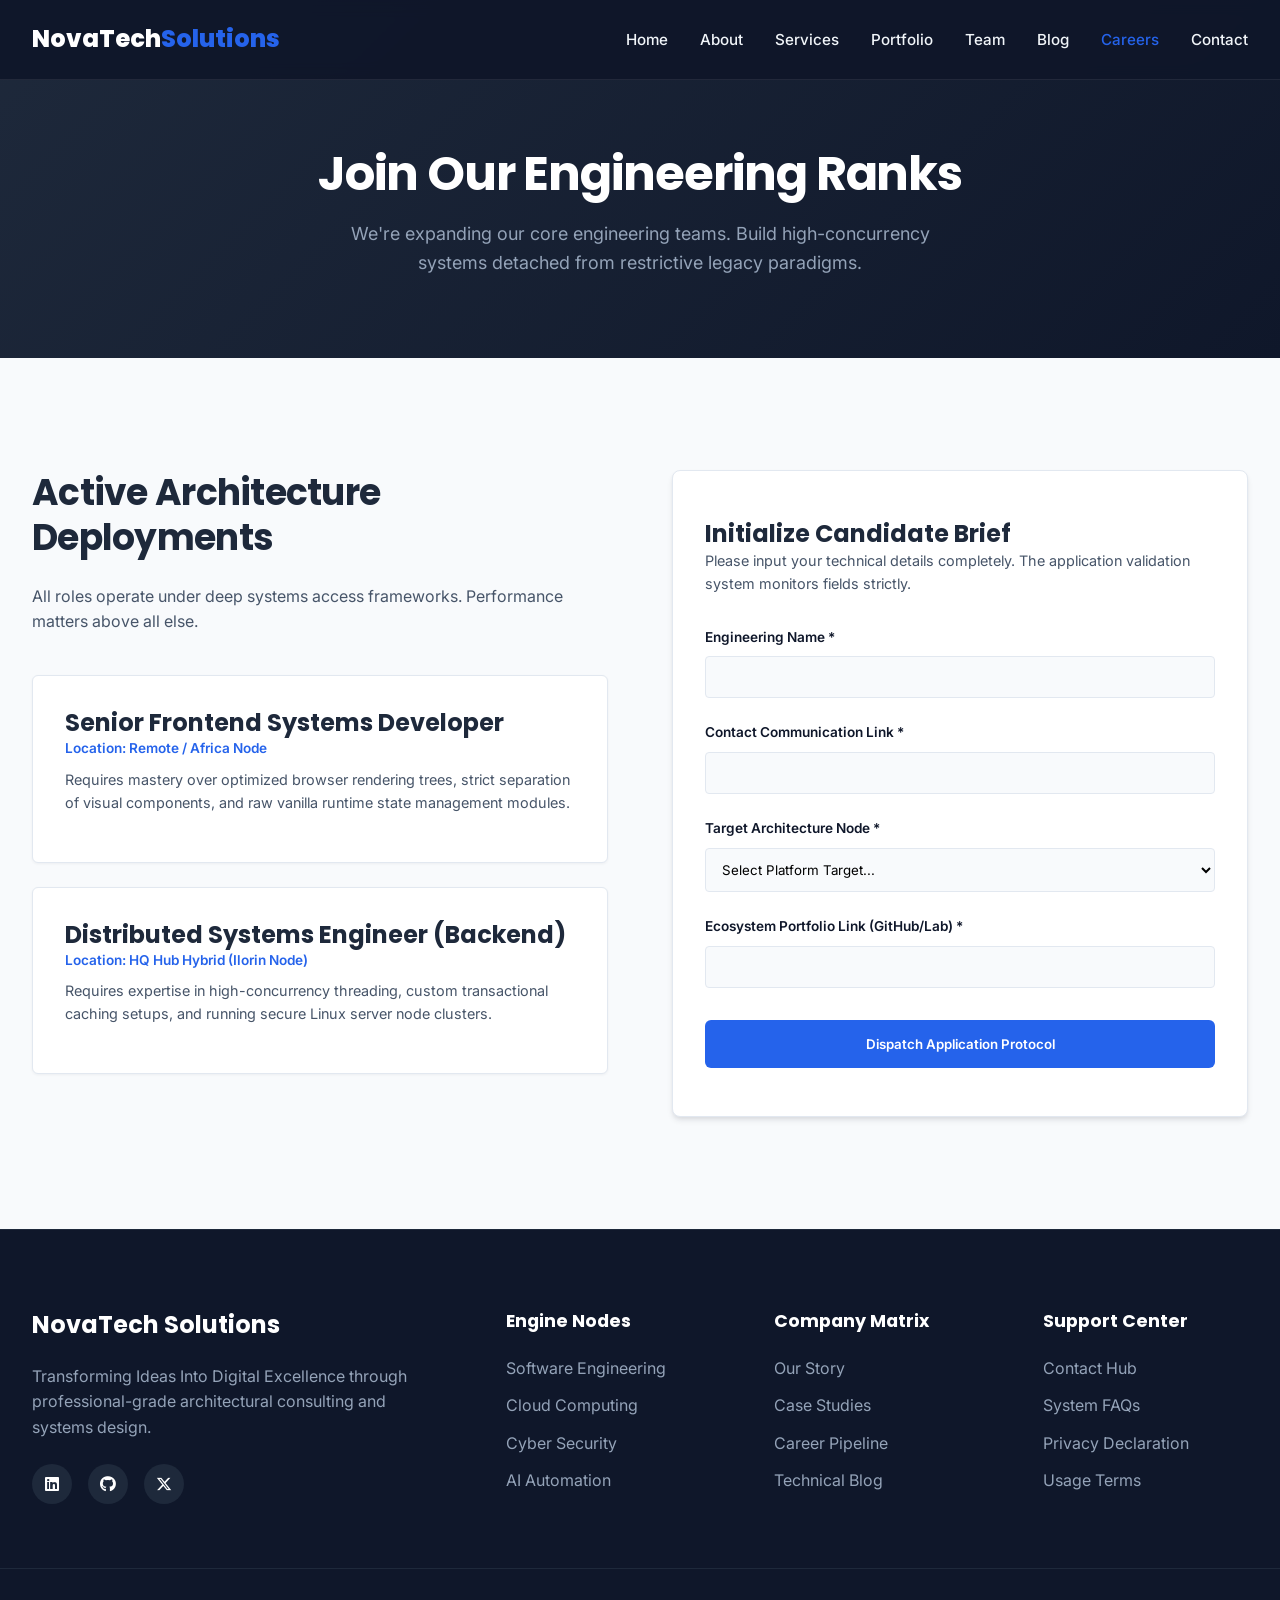
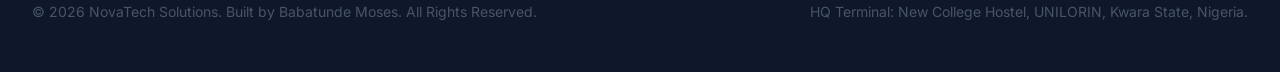
<file: careers.html>
<!DOCTYPE html>
<html lang="en">
<head>
    <meta charset="UTF-8">
    <meta name="viewport" content="width=device-width, initial-scale=1.0, maximum-scale=1.0, user-scalable=no">
    <title>Engineering Pipeline & Careers | NovaTech Solutions</title>
    <link rel="stylesheet" href="https://cdnjs.cloudflare.com/ajax/libs/font-awesome/6.4.0/css/all.min.css">
    <link rel="stylesheet" href="css/style.css">
    <link rel="stylesheet" href="css/responsive.css">
</head>
<body>

    <div id="page-loader" class="page-loader"><div class="spinner"></div></div>

    <!-- Global Navigation Header -->
    <header class="header-nav">
        <div class="container nav-container">
            <a href="index.html" class="logo-brand">NovaTech<span>Solutions</span></a>
            <button class="nav-toggle" aria-label="Toggle Navigation"><span></span><span></span><span></span></button>
            <nav>
                <ul class="nav-menu">
                    <li><a href="index.html" class="nav-link">Home</a></li>
                    <li><a href="about.html" class="nav-link">About</a></li>
                    <li><a href="services.html" class="nav-link">Services</a></li>
                    <li><a href="portfolio.html" class="nav-link">Portfolio</a></li>
                    <li><a href="team.html" class="nav-link">Team</a></li>
                    <li><a href="blog.html" class="nav-link">Blog</a></li>
                    <li><a href="careers.html" class="nav-link active">Careers</a></li>
                    <li><a href="contact.html" class="nav-link">Contact</a></li>
                </ul>
            </nav>
        </div>
    </header>

    <!-- FIXED: Explicit text colors set to #ffffff & #94A3B8 for full visibility on mobile viewports -->
    <section class="inner-hero" style="background: linear-gradient(135deg, #1E293B 0%, #0F172A 100%); padding: calc(var(--header-height) + 4rem) 0 5rem 0; color: #ffffff; text-align: center;">
        <div class="container">
            <h1 style="color: #ffffff; margin-bottom: 1rem;">Join Our Engineering Ranks</h1>
            <p style="color: #94A3B8; font-size: 1.125rem; max-width: 600px; margin: 0 auto;">We're expanding our core engineering teams. Build high-concurrency systems detached from restrictive legacy paradigms.</p>
        </div>
    </section>

    <!-- Structural Careers Operations Grid Layout -->
    <section class="section-padding">
        <div class="container hero-grid-layout" style="gap: 4rem; align-items: start;">
            
            <!-- Open Roles Listings -->
            <div>
                <h2>Active Architecture Deployments</h2>
                <p style="margin-bottom: 2.5rem;">All roles operate under deep systems access frameworks. Performance matters above all else.</p>
                
                <div style="background: var(--surface); padding: 2rem; border-radius: 6px; box-shadow: var(--shadow-sm); margin-bottom: 1.5rem; border: 1px solid var(--border);">
                    <h3>Senior Frontend Systems Developer</h3>
                    <p style="font-size: 0.85rem; color: var(--primary); font-weight: 600; margin-bottom: 0.5rem;">Location: Remote / Africa Node</p>
                    <p style="font-size: 0.9rem;">Requires mastery over optimized browser rendering trees, strict separation of visual components, and raw vanilla runtime state management modules.</p>
                </div>

                <div style="background: var(--surface); padding: 2rem; border-radius: 6px; box-shadow: var(--shadow-sm); margin-bottom: 1.5rem; border: 1px solid var(--border);">
                    <h3>Distributed Systems Engineer (Backend)</h3>
                    <p style="font-size: 0.85rem; color: var(--primary); font-weight: 600; margin-bottom: 0.5rem;">Location: HQ Hub Hybrid (Ilorin Node)</p>
                    <p style="font-size: 0.9rem;">Requires expertise in high-concurrency threading, custom transactional caching setups, and running secure Linux server node clusters.</p>
                </div>
            </div>

            <!-- Talent Application Form -->
            <div style="background: var(--surface); padding: 3rem 2rem; border-radius: 8px; box-shadow: var(--shadow-md); width: 100%; border: 1px solid var(--border);">
                <h3>Initialize Candidate Brief</h3>
                <p style="font-size: 0.9rem; margin-bottom: 2rem;">Please input your technical details completely. The application validation system monitors fields strictly.</p>
                
                <form class="validated-form" novalidate>
                    <div style="margin-bottom: 1.5rem;">
                        <label style="display: block; font-weight: 600; font-size: 0.85rem; margin-bottom: 0.5rem;">Engineering Name *</label>
                        <input type="text" required style="width: 100%; padding: 0.75rem; border: 1px solid var(--border); border-radius: 4px; background: var(--background);">
                    </div>
                    <div style="margin-bottom: 1.5rem;">
                        <label style="display: block; font-weight: 600; font-size: 0.85rem; margin-bottom: 0.5rem;">Contact Communication Link *</label>
                        <input type="email" required style="width: 100%; padding: 0.75rem; border: 1px solid var(--border); border-radius: 4px; background: var(--background);">
                    </div>
                    <div style="margin-bottom: 1.5rem;">
                        <label style="display: block; font-weight: 600; font-size: 0.85rem; margin-bottom: 0.5rem;">Target Architecture Node *</label>
                        <select required style="width: 100%; padding: 0.75rem; border: 1px solid var(--border); border-radius: 4px; background: var(--background);">
                            <option value="">Select Platform Target...</option>
                            <option value="frontend">Frontend Systems</option>
                            <option value="backend">Distributed Backend Nodes</option>
                            <option value="cyber">Zero-Trust Cyber Operations</option>
                        </select>
                    </div>
                    <div style="margin-bottom: 2rem;">
                        <label style="display: block; font-weight: 600; font-size: 0.85rem; margin-bottom: 0.5rem;">Ecosystem Portfolio Link (GitHub/Lab) *</label>
                        <input type="url" required style="width: 100%; padding: 0.75rem; border: 1px solid var(--border); border-radius: 4px; background: var(--background);">
                    </div>
                    <button type="submit" class="btn btn-primary" style="width: 100%;">Dispatch Application Protocol</button>
                </form>
            </div>

        </div>
    </section>

    <!-- Global Corporate Footer -->
    <footer class="footer-main">
        <div class="container footer-grid">
            <div class="footer-brand-info">
                <h3>NovaTech Solutions</h3>
                <p>Transforming Ideas Into Digital Excellence through professional-grade architectural consulting and systems design.</p>
                <div class="footer-socials">
                    <a href="https://linkedin.com/in/babatunde-moses-386583355" target="_blank"><i class="fa-brands fa-linkedin"></i></a>
                    <a href="https://github.com/Mayor-spec" target="_blank"><i class="fa-brands fa-github"></i></a>
                    <a href="https://x.com/mayowa_tech" target="_blank"><i class="fa-brands fa-x-twitter"></i></a>
                </div>
            </div>
            <div class="footer-links-col">
                <h4>Engine Nodes</h4>
                <ul>
                    <li><a href="services.html">Software Engineering</a></li>
                    <li><a href="services.html">Cloud Computing</a></li>
                    <li><a href="services.html">Cyber Security</a></li>
                    <li><a href="services.html">AI Automation</a></li>
                </ul>
            </div>
            <div class="footer-links-col">
                <h4>Company Matrix</h4>
                <ul>
                    <li><a href="about.html">Our Story</a></li>
                    <li><a href="portfolio.html">Case Studies</a></li>
                    <li><a href="careers.html">Career Pipeline</a></li>
                    <li><a href="blog.html">Technical Blog</a></li>
                </ul>
            </div>
            <div class="footer-links-col">
                <h4>Support Center</h4>
                <ul>
                    <li><a href="contact.html">Contact Hub</a></li>
                    <li><a href="faq.html">System FAQs</a></li>
                    <li><a href="privacy.html">Privacy Declaration</a></li>
                    <li><a href="terms.html">Usage Terms</a></li>
                </ul>
            </div>
        </div>
        <div class="container footer-bottom">
            <p>&copy; 2026 NovaTech Solutions. Built by Babatunde Moses. All Rights Reserved.</p>
            <p>HQ Terminal: New College Hostel, UNILORIN, Kwara State, Nigeria.</p>
        </div>
    </footer>

    <button id="backToTop" class="back-to-top" aria-label="Scroll to top"><i class="fa-solid fa-arrow-up"></i></button>
    <script src="js/script.js"></script>
</body>
</html>
</file>
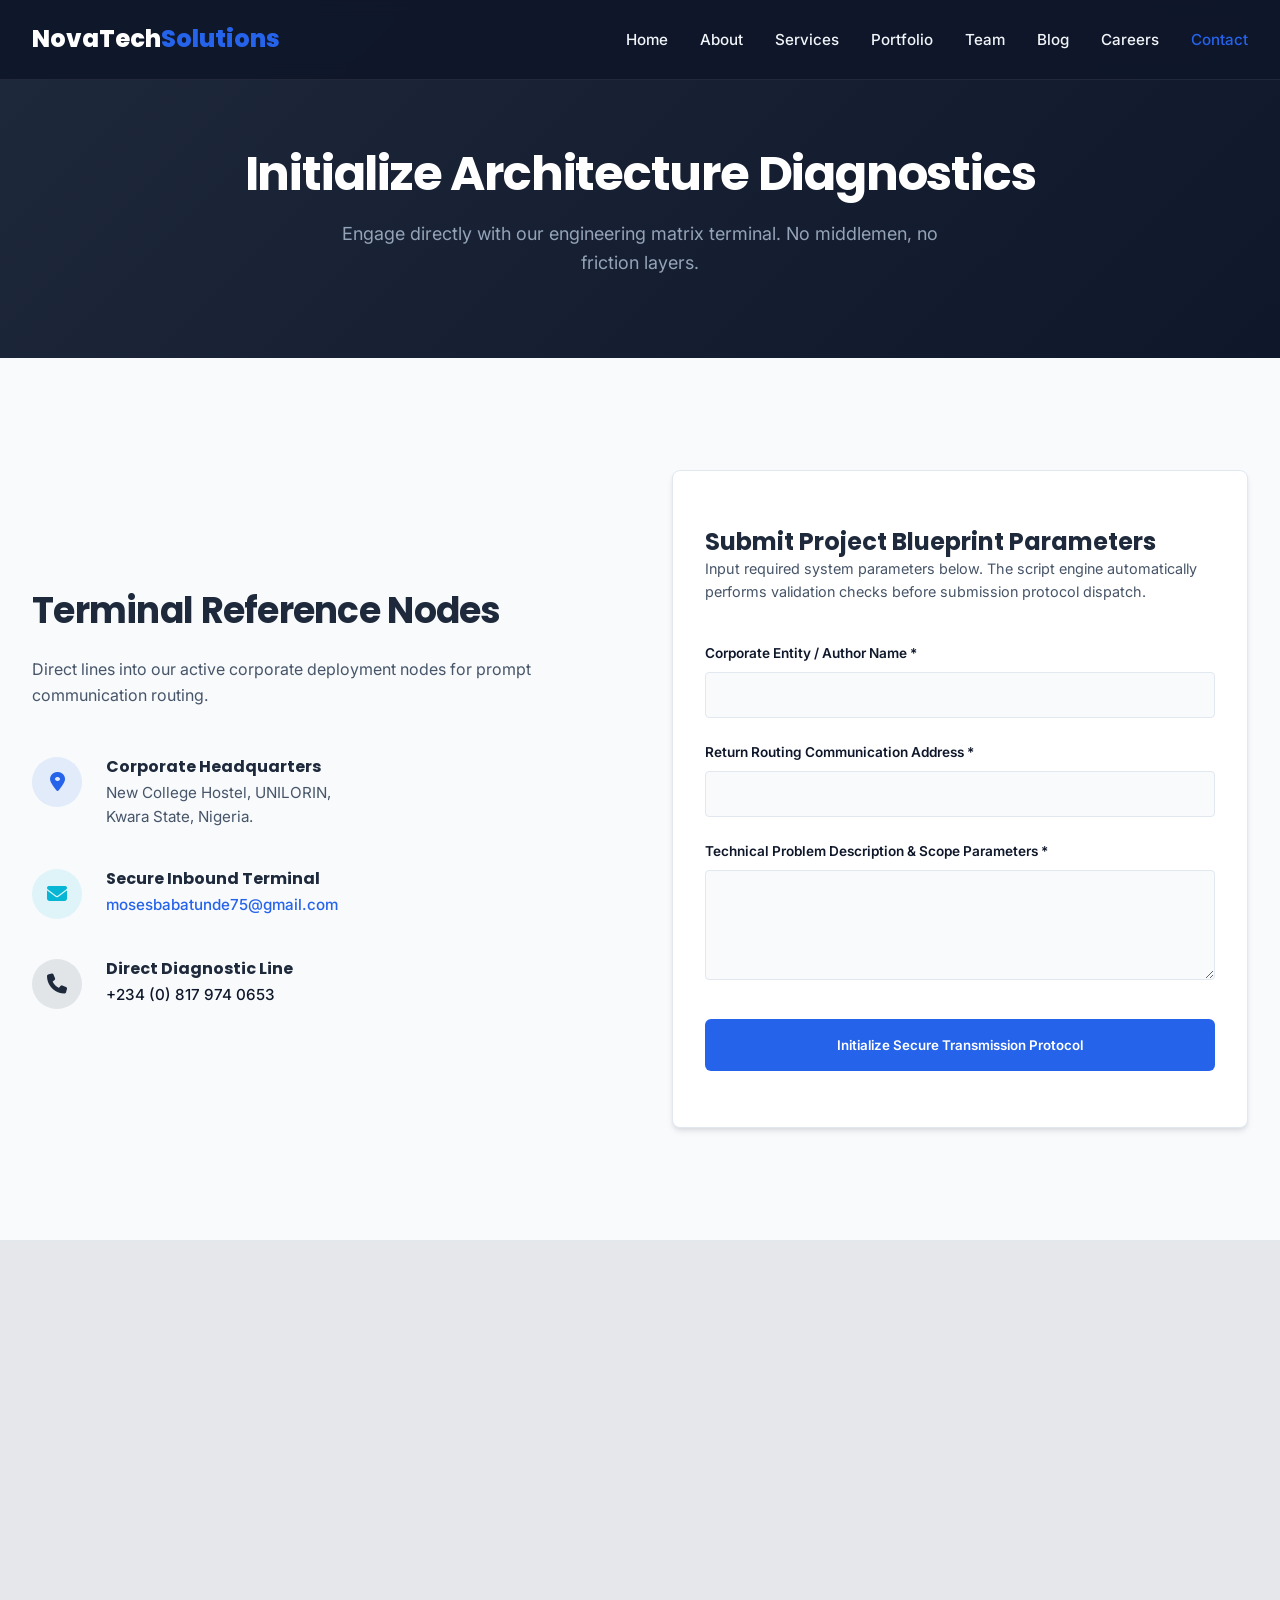
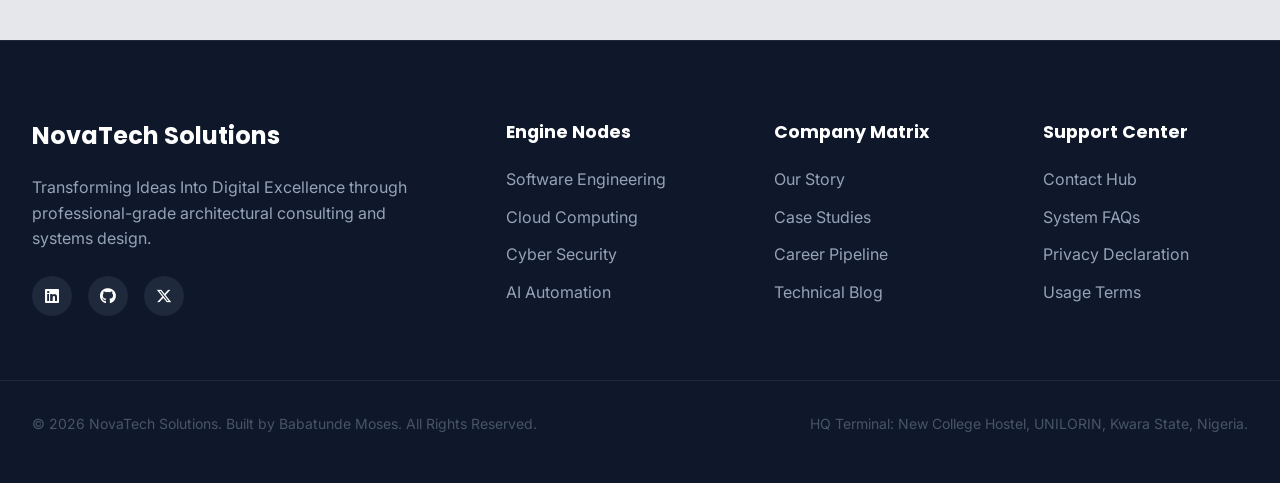
<file: contact.html>
<!DOCTYPE html>
<html lang="en">
<head>
    <meta charset="UTF-8">
    <meta name="viewport" content="width=device-width, initial-scale=1.0, maximum-scale=1.0, user-scalable=no">
    <title>Connect with Solutions Architects | NovaTech Solutions</title>
    <link rel="stylesheet" href="https://cdnjs.cloudflare.com/ajax/libs/font-awesome/6.4.0/css/all.min.css">
    <link rel="stylesheet" href="css/style.css">
    <link rel="stylesheet" href="css/responsive.css">
</head>
<body>

    <!-- Dynamic Page Loader -->
    <div id="page-loader" class="page-loader"><div class="spinner"></div></div>

    <!-- Global Navigation Header -->
    <header class="header-nav">
        <div class="container nav-container">
            <a href="index.html" class="logo-brand">NovaTech<span>Solutions</span></a>
            <button class="nav-toggle" aria-label="Toggle Navigation"><span></span><span></span><span></span></button>
            <nav>
                <ul class="nav-menu">
                    <li><a href="index.html" class="nav-link">Home</a></li>
                    <li><a href="about.html" class="nav-link">About</a></li>
                    <li><a href="services.html" class="nav-link">Services</a></li>
                    <li><a href="portfolio.html" class="nav-link">Portfolio</a></li>
                    <li><a href="team.html" class="nav-link">Team</a></li>
                    <li><a href="blog.html" class="nav-link">Blog</a></li>
                    <li><a href="careers.html" class="nav-link">Careers</a></li>
                    <li><a href="contact.html" class="nav-link active">Contact</a></li>
                </ul>
            </nav>
        </div>
    </header>

    <!-- FIXED: Text elements forced to high-contrast colors to ensure absolute readability on the dark background -->
    <section class="inner-hero" style="background: linear-gradient(135deg, #1E293B 0%, #0F172A 100%); padding: calc(var(--header-height) + 4rem) 0 5rem 0; color: #ffffff; text-align: center;">
        <div class="container">
            <h1 style="color: #ffffff; margin-bottom: 1rem;">Initialize Architecture Diagnostics</h1>
            <p style="color: #94A3B8; font-size: 1.125rem; max-width: 600px; margin: 0 auto;">Engage directly with our engineering matrix terminal. No middlemen, no friction layers.</p>
        </div>
    </section>

    <!-- Structural Communication Matrix Grid Layout -->
    <section class="section-padding">
        <div class="container hero-grid-layout">
            
            <!-- Localized Corporate Contact References -->
            <div>
                <h2>Terminal Reference Nodes</h2>
                <p style="margin-bottom: 3rem;">Direct lines into our active corporate deployment nodes for prompt communication routing.</p>
                
                <div style="display: flex; gap: 1.5rem; margin-bottom: 2.5rem; align-items: start;">
                    <div style="width: 50px; height: 50px; background: rgba(37, 99, 235, 0.1); border-radius: 50%; display: flex; align-items: center; justify-content: center; color: var(--primary); flex-shrink: 0;"><i class="fa-solid fa-location-dot" style="font-size: 1.25rem;"></i></div>
                    <div>
                        <h4 style="margin-bottom: 0.25rem;">Corporate Headquarters</h4>
                        <p style="margin: 0; font-size: 0.95rem;">New College Hostel, UNILORIN,<br>Kwara State, Nigeria.</p>
                    </div>
                </div>

                <div style="display: flex; gap: 1.5rem; margin-bottom: 2.5rem; align-items: start;">
                    <div style="width: 50px; height: 50px; background: rgba(6, 182, 212, 0.1); border-radius: 50%; display: flex; align-items: center; justify-content: center; color: var(--accent); flex-shrink: 0;"><i class="fa-solid fa-envelope" style="font-size: 1.25rem;"></i></div>
                    <div>
                        <h4 style="margin-bottom: 0.25rem;">Secure Inbound Terminal</h4>
                        <p style="margin: 0; font-size: 0.95rem;"><a href="mailto:mosesbabatunde75@gmail.com" style="color: var(--primary); font-weight: 500;">mosesbabatunde75@gmail.com</a></p>
                    </div>
                </div>

                <div style="display: flex; gap: 1.5rem; align-items: start;">
                    <div style="width: 50px; height: 50px; background: rgba(30, 41, 59, 0.1); border-radius: 50%; display: flex; align-items: center; justify-content: center; color: var(--secondary); flex-shrink: 0;"><i class="fa-solid fa-phone" style="font-size: 1.25rem;"></i></div>
                    <div>
                        <h4 style="margin-bottom: 0.25rem;">Direct Diagnostic Line</h4>
                        <p style="margin: 0; font-size: 0.95rem;"><a href="tel:+2348179740653" style="color: var(--text-main); font-weight: 500;">+234 (0) 817 974 0653</a></p>
                    </div>
                </div>
            </div>

            <!-- Client Form Container with Vanilla Validation Hooks -->
            <div style="background: var(--surface); padding: 3.5rem 2rem; border-radius: 8px; box-shadow: var(--shadow-md); width: 100%; border: 1px solid var(--border);">
                <h3>Submit Project Blueprint Parameters</h3>
                <p style="font-size: 0.9rem; margin-bottom: 2.5rem;">Input required system parameters below. The script engine automatically performs validation checks before submission protocol dispatch.</p>
                
                <form class="validated-form" novalidate>
                    <div style="margin-bottom: 1.5rem;">
                        <label style="display: block; font-weight: 600; font-size: 0.85rem; margin-bottom: 0.5rem;">Corporate Entity / Author Name *</label>
                        <input type="text" required style="width: 100%; padding: 0.85rem; border: 1px solid var(--border); border-radius: 4px; background: var(--background);">
                    </div>
                    <div style="margin-bottom: 1.5rem;">
                        <label style="display: block; font-weight: 600; font-size: 0.85rem; margin-bottom: 0.5rem;">Return Routing Communication Address *</label>
                        <input type="email" required style="width: 100%; padding: 0.85rem; border: 1px solid var(--border); border-radius: 4px; background: var(--background);">
                    </div>
                    <div style="margin-bottom: 2rem;">
                        <label style="display: block; font-weight: 600; font-size: 0.85rem; margin-bottom: 0.5rem;">Technical Problem Description & Scope Parameters *</label>
                        <textarea required rows="5" style="width: 100%; padding: 0.85rem; border: 1px solid var(--border); border-radius: 4px; background: var(--background); resize: vertical;"></textarea>
                    </div>
                    <button type="submit" class="btn btn-primary" style="width: 100%; padding: 1rem;">Initialize Secure Transmission Protocol</button>
                </form>
            </div>

        </div>
    </section>

    <!-- FIXED: Replaced static design token block with a live, fluid interactive Google Maps frame targeted at UNILORIN -->
    <section class="map-container" style="height: 400px; width: 100%; overflow: hidden; border-top: 1px solid var(--border); background-color: #e5e7eb;">
        <iframe 
            src="https://www.google.com/maps/embed?pb=!1m18!1m12!1m3!1d3946.6552945763784!2d4.671378875887251!3d8.484277791556816!2m3!1f0!2f0!3f0!3m2!1i1024!2i768!4f13.1!3m3!1m2!1s0x10364d1421bf2659%3A0x6b45aeebe8cf2d4c!2sUniversity%20of%20Ilorin!5e0!3m2!1sen!2sng!4v1717700000000!5m2!1sen!2sng" 
            width="100%" 
            height="100%" 
            style="border:0;" 
            allowfullscreen="" 
            loading="lazy" 
            referrerpolicy="no-referrer-when-downgrade">
        </iframe>
    </section>

    <!-- Global Corporate Footer -->
    <footer class="footer-main">
        <div class="container footer-grid">
            <div class="footer-brand-info">
                <h3>NovaTech Solutions</h3>
                <p>Transforming Ideas Into Digital Excellence through professional-grade architectural consulting and systems design.</p>
                <div class="footer-socials">
                    <a href="https://linkedin.com/in/babatunde-moses-386583355" target="_blank"><i class="fa-brands fa-linkedin"></i></a>
                    <a href="https://github.com/Mayor-spec" target="_blank"><i class="fa-brands fa-github"></i></a>
                    <a href="https://x.com/mayowa_tech" target="_blank"><i class="fa-brands fa-x-twitter"></i></a>
                </div>
            </div>
            <div class="footer-links-col">
                <h4>Engine Nodes</h4>
                <ul>
                    <li><a href="services.html">Software Engineering</a></li>
                    <li><a href="services.html">Cloud Computing</a></li>
                    <li><a href="services.html">Cyber Security</a></li>
                    <li><a href="services.html">AI Automation</a></li>
                </ul>
            </div>
            <div class="footer-links-col">
                <h4>Company Matrix</h4>
                <ul>
                    <li><a href="about.html">Our Story</a></li>
                    <li><a href="portfolio.html">Case Studies</a></li>
                    <li><a href="careers.html">Career Pipeline</a></li>
                    <li><a href="blog.html">Technical Blog</a></li>
                </ul>
            </div>
            <div class="footer-links-col">
                <h4>Support Center</h4>
                <ul>
                    <li><a href="contact.html">Contact Hub</a></li>
                    <li><a href="faq.html">System FAQs</a></li>
                    <li><a href="privacy.html">Privacy Declaration</a></li>
                    <li><a href="terms.html">Usage Terms</a></li>
                </ul>
            </div>
        </div>
        <div class="container footer-bottom">
            <p>&copy; 2026 NovaTech Solutions. Built by Babatunde Moses. All Rights Reserved.</p>
            <p>HQ Terminal: New College Hostel, UNILORIN, Kwara State, Nigeria.</p>
        </div>
    </footer>

    <!-- Back to Top Floating Trigger Button -->
    <button id="backToTop" class="back-to-top" aria-label="Scroll to top"><i class="fa-solid fa-arrow-up"></i></button>
    
    <script src="js/script.js"></script>
</body>
</html>
</file>
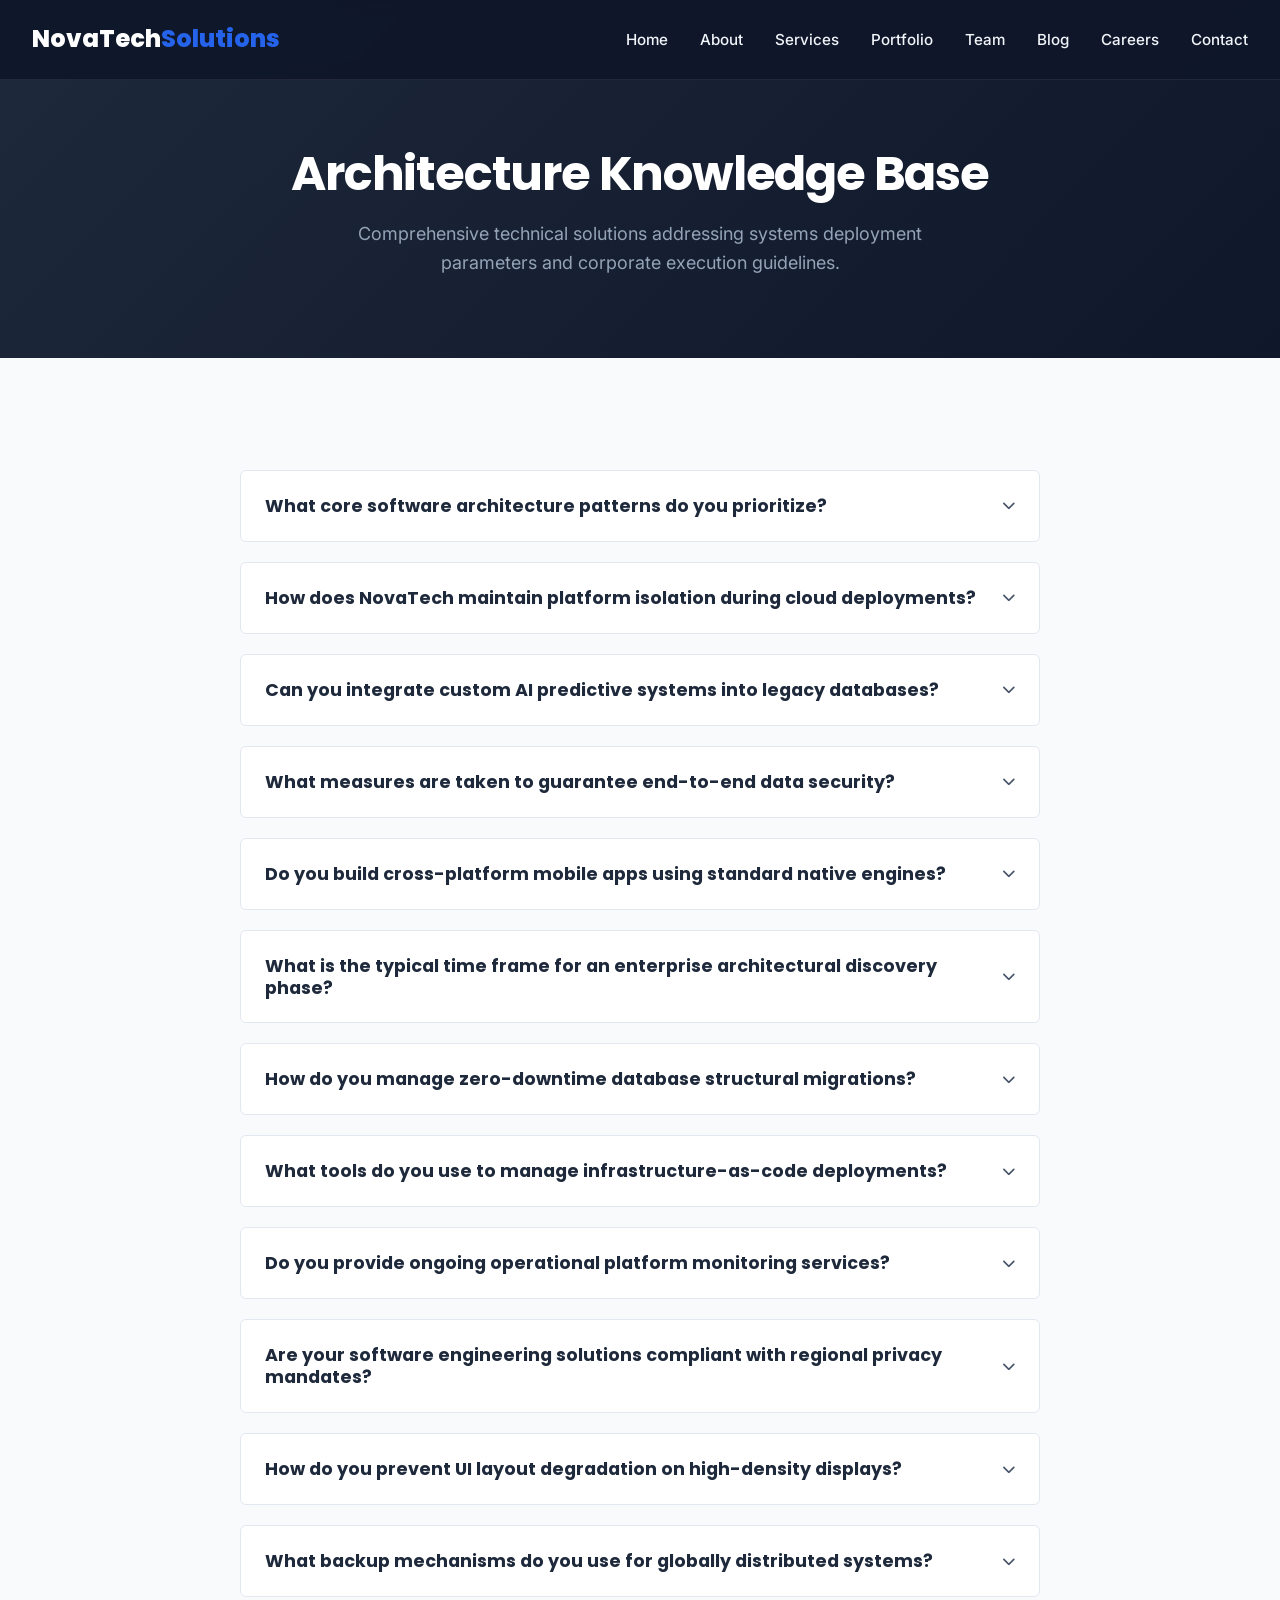
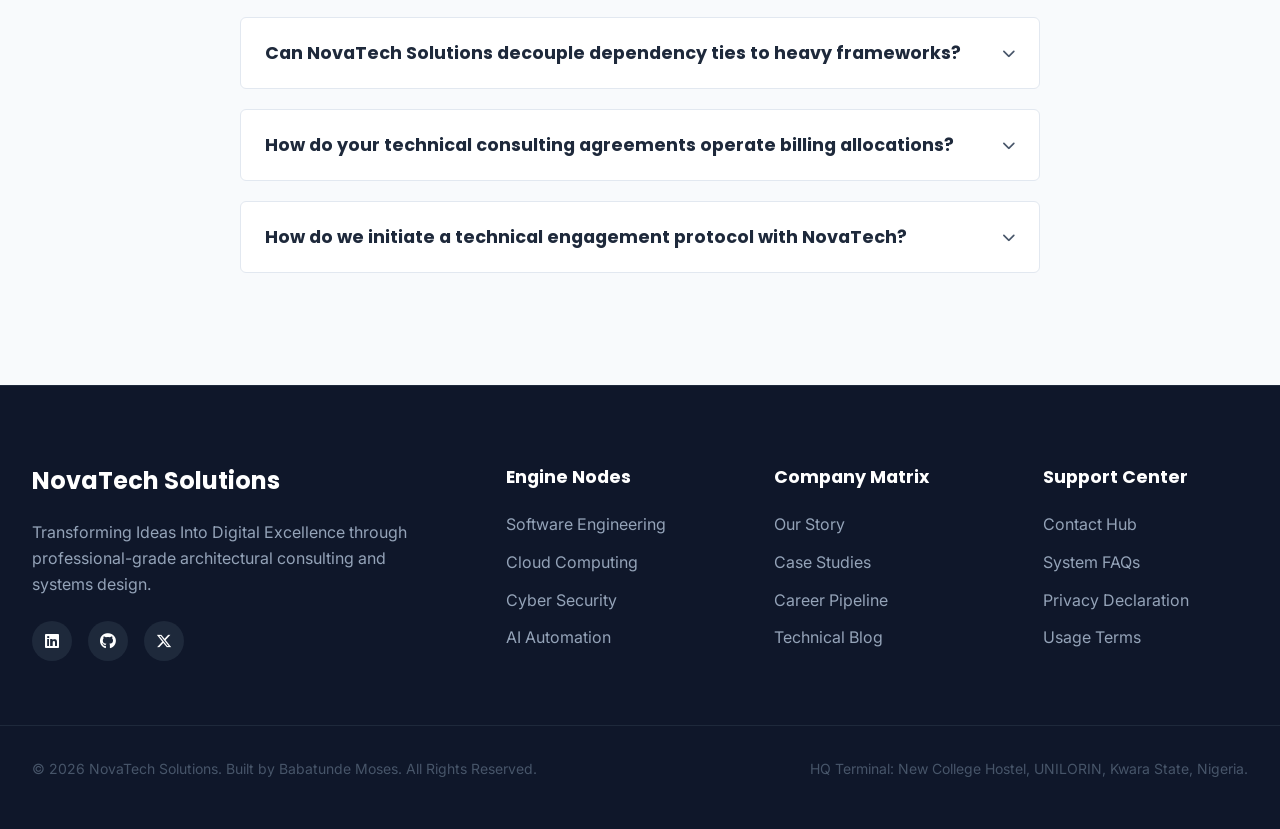
<file: faq.html>
<!DOCTYPE html>
<html lang="en">
<head>
    <meta charset="UTF-8">
    <meta name="viewport" content="width=device-width, initial-scale=1.0, maximum-scale=1.0, user-scalable=no">
    <title>Systems Knowledge Base & FAQs | NovaTech Solutions</title>
    <link rel="stylesheet" href="https://cdnjs.cloudflare.com/ajax/libs/font-awesome/6.4.0/css/all.min.css">
    <link rel="stylesheet" href="css/style.css">
    <link rel="stylesheet" href="css/responsive.css">
    <style>
        .faq-group { max-width: 800px; margin: 0 auto; display: flex; flex-direction: column; gap: 1.25rem; width: 100%; }
        .faq-item { background: var(--surface); border: 1px solid var(--border); border-radius: 6px; overflow: hidden; transition: var(--transition-smooth); }
        .faq-item.active { border-color: var(--primary); box-shadow: var(--shadow-sm); }
        .faq-item-trigger { width: 100%; padding: 1.5rem; background: none; border: none; text-align: left; display: flex; justify-content: space-between; align-items: center; cursor: pointer; gap: 1rem; }
        .faq-item-trigger h3 { font-size: 1.1rem; color: var(--secondary); margin: 0; }
        .faq-icon { transition: transform 0.3s ease; color: var(--text-muted); flex-shrink: 0; }
        .faq-item.active .faq-icon { transform: rotate(180deg); color: var(--primary); }
        .faq-item-content { max-height: 0; overflow: hidden; transition: max-height 0.3s cubic-bezier(0.4, 0, 0.2, 1); }
        .faq-inner-text { padding: 0 1.5rem 1.5rem 1.5rem; color: var(--text-muted); font-size: 0.95rem; border-top: 1px solid transparent; }
        .faq-item.active .faq-inner-text { border-top-color: var(--border); }
    </style>
</head>
<body>

    <div id="page-loader" class="page-loader"><div class="spinner"></div></div>

    <!-- Global Navigation Header -->
    <header class="header-nav">
        <div class="container nav-container">
            <a href="index.html" class="logo-brand">NovaTech<span>Solutions</span></a>
            <button class="nav-toggle" aria-label="Toggle Navigation"><span></span><span></span><span></span></button>
            <nav>
                <ul class="nav-menu">
                    <li><a href="index.html" class="nav-link">Home</a></li>
                    <li><a href="about.html" class="nav-link">About</a></li>
                    <li><a href="services.html" class="nav-link">Services</a></li>
                    <li><a href="portfolio.html" class="nav-link">Portfolio</a></li>
                    <li><a href="team.html" class="nav-link">Team</a></li>
                    <li><a href="blog.html" class="nav-link">Blog</a></li>
                    <li><a href="careers.html" class="nav-link">Careers</a></li>
                    <li><a href="contact.html" class="nav-link">Contact</a></li>
                </ul>
            </nav>
        </div>
    </header>

    <!-- FIXED: Explicit inline color rules override any inherited dark text variants for clear visibility -->
    <section class="inner-hero" style="background: linear-gradient(135deg, #1E293B 0%, #0F172A 100%); padding: calc(var(--header-height) + 4rem) 0 5rem 0; color: #ffffff; text-align: center;">
        <div class="container">
            <h1 style="color: #ffffff; margin-bottom: 1rem;">Architecture Knowledge Base</h1>
            <p style="color: #94A3B8; font-size: 1.125rem; max-width: 600px; margin: 0 auto;">Comprehensive technical solutions addressing systems deployment parameters and corporate execution guidelines.</p>
        </div>
    </section>

    <!-- 15 FAQ Accordion Engine Section -->
    <section class="section-padding">
        <div class="container">
            <div class="faq-group">
                
                <!-- FAQ 1 -->
                <div class="faq-item">
                    <button class="faq-item-trigger">
                        <h3>What core software architecture patterns do you prioritize?</h3>
                        <i class="fa-solid fa-chevron-down faq-icon"></i>
                    </button>
                    <div class="faq-item-content">
                        <div class="faq-inner-text">
                            We design decoupled microservices utilizing clean programming boundaries, command-query responsibility segregation, and high-performance message routing streams to ensure resilience under high traffic loads.
                        </div>
                    </div>
                </div>

                <!-- FAQ 2 -->
                <div class="faq-item">
                    <button class="faq-item-trigger">
                        <h3>How does NovaTech maintain platform isolation during cloud deployments?</h3>
                        <i class="fa-solid fa-chevron-down faq-icon"></i>
                    </button>
                    <div class="faq-item-content">
                        <div class="faq-inner-text">
                            We enforce strict containerization patterns, isolated sub-networks, and declarative identity management scripts that restrict data-plane access exclusively to validated processing pipelines.
                        </div>
                    </div>
                </div>

                <!-- FAQ 3 -->
                <div class="faq-item">
                    <button class="faq-item-trigger">
                        <h3>Can you integrate custom AI predictive systems into legacy databases?</h3>
                        <i class="fa-solid fa-chevron-down faq-icon"></i>
                    </button>
                    <div class="faq-item-content">
                        <div class="faq-inner-text">
                            Yes. We develop custom inference adapters that sit directly beside existing databases, pulling target event frames through asynchronous pipelines without degrading legacy operational read performance.
                        </div>
                    </div>
                </div>

                <!-- FAQ 4 -->
                <div class="faq-item">
                    <button class="faq-item-trigger">
                        <h3>What measures are taken to guarantee end-to-end data security?</h3>
                        <i class="fa-solid fa-chevron-down faq-icon"></i>
                    </button>
                    <div class="faq-item-content">
                        <div class="faq-inner-text">
                            All network connections pass through mutual transport-layer cryptography protocols. System data components use military-grade encryption algorithms both while resting in physical storage and moving through processing paths.
                        </div>
                    </div>
                </div>

                <!-- FAQ 5 -->
                <div class="faq-item">
                    <button class="faq-item-trigger">
                        <h3>Do you build cross-platform mobile apps using standard native engines?</h3>
                        <i class="fa-solid fa-chevron-down faq-icon"></i>
                    </button>
                    <div class="faq-item-content">
                        <div class="faq-inner-text">
                            We implement optimized cross-compilation layers that translate cleanly to native instructions, ensuring high UI rendering performance while keeping the core codebase unified.
                        </div>
                    </div>
                </div>

                <!-- FAQ 6 -->
                <div class="faq-item">
                    <button class="faq-item-trigger">
                        <h3>What is the typical time frame for an enterprise architectural discovery phase?</h3>
                        <i class="fa-solid fa-chevron-down faq-icon"></i>
                    </button>
                    <div class="faq-item-content">
                        <div class="faq-inner-text">
                            A discovery run takes 2 to 4 weeks, during which our senior engineers audit your data access trees, network load history, and schema models to map out precise target metrics.
                        </div>
                    </div>
                </div>

                <!-- FAQ 7 -->
                <div class="faq-item">
                    <button class="faq-item-trigger">
                        <h3>How do you manage zero-downtime database structural migrations?</h3>
                        <i class="fa-solid fa-chevron-down faq-icon"></i>
                    </button>
                    <div class="faq-item-content">
                        <div class="faq-inner-text">
                            We execute a dual-write pipeline phase, allowing application versions to handle new database tables alongside the old schemas until parity validations confirm it is safe to decouple the legacy target.
                        </div>
                    </div>
                </div>

                <!-- FAQ 8 -->
                <div class="faq-item">
                    <button class="faq-item-trigger">
                        <h3>What tools do you use to manage infrastructure-as-code deployments?</h3>
                        <i class="fa-solid fa-chevron-down faq-icon"></i>
                    </button>
                    <div class="faq-item-content">
                        <div class="faq-inner-text">
                            We use industry-standard declarative automation engines to define computing groups, firewall boundaries, and network pipelines inside source control repos for reliable environmental scaling.
                        </div>
                    </div>
                </div>

                <!-- FAQ 9 -->
                <div class="faq-item">
                    <button class="faq-item-trigger">
                        <h3>Do you provide ongoing operational platform monitoring services?</h3>
                        <i class="fa-solid fa-chevron-down faq-icon"></i>
                    </button>
                    <div class="faq-item-content">
                        <div class="faq-inner-text">
                            Yes. We deploy automated error trackers and alerting hooks that alert our engineering response nodes the moment operational parameters fall outside targeted tolerances.
                        </div>
                    </div>
                </div>

                <!-- FAQ 10 -->
                <div class="faq-item">
                    <button class="faq-item-trigger">
                        <h3>Are your software engineering solutions compliant with regional privacy mandates?</h3>
                        <i class="fa-solid fa-chevron-down faq-icon"></i>
                    </button>
                    <div class="faq-item-content">
                        <div class="faq-inner-text">
                            Every single database model, user authorization node, and tracking logic stack is structured to enforce data minimisation, anonymization, and immediate consumer deletion routines.
                        </div>
                    </div>
                </div>

                <!-- FAQ 11 -->
                <div class="faq-item">
                    <button class="faq-item-trigger">
                        <h3>How do you prevent UI layout degradation on high-density displays?</h3>
                        <i class="fa-solid fa-chevron-down faq-icon"></i>
                    </button>
                    <div class="faq-item-content">
                        <div class="faq-inner-text">
                            We avoid brittle dimensional declarations, relying instead on clean relative scaling systems and responsive styling rules that match specific hardware display capabilities precisely.
                        </div>
                    </div>
                </div>

                <!-- FAQ 12 -->
                <div class="faq-item">
                    <button class="faq-item-trigger">
                        <h3>What backup mechanisms do you use for globally distributed systems?</h3>
                        <i class="fa-solid fa-chevron-down faq-icon"></i>
                    </button>
                    <div class="faq-item-content">
                        <div class="faq-inner-text">
                            We maintain point-in-time incremental database state copies across distinct geographical cloud regions to guarantee immediate fallback execution paths in natural disaster scenarios.
                        </div>
                    </div>
                </div>

                <!-- FAQ 13 -->
                <div class="faq-item">
                    <button class="faq-item-trigger">
                        <h3>Can NovaTech Solutions decouple dependency ties to heavy frameworks?</h3>
                        <i class="fa-solid fa-chevron-down faq-icon"></i>
                    </button>
                    <div class="faq-item-content">
                        <div class="faq-inner-text">
                            Yes. We rewrite cluttered platform abstractions into highly lean native logic steps, reducing performance overheads and eliminating ongoing security patching bottlenecks.
                        </div>
                    </div>
                </div>

                <!-- FAQ 14 -->
                <div class="faq-item">
                    <button class="faq-item-trigger">
                        <h3>How do your technical consulting agreements operate billing allocations?</h3>
                        <i class="fa-solid fa-chevron-down faq-icon"></i>
                    </button>
                    <div class="faq-item-content">
                        <div class="faq-inner-text">
                            We work via structured sprint milestones or fixed monthly retainers linked directly to verified architecture delivery blocks, providing full budget accountability.
                        </div>
                    </div>
                </div>

                <!-- FAQ 15 -->
                <div class="faq-item">
                    <button class="faq-item-trigger">
                        <h3>How do we initiate a technical engagement protocol with NovaTech?</h3>
                        <i class="fa-solid fa-chevron-down faq-icon"></i>
                    </button>
                    <div class="faq-item-content">
                        <div class="faq-inner-text">
                            Simply submit your operational needs through our interface portal. A senior systems architect will establish a diagnostic session over a direct corporate voice link within one business day.
                        </div>
                    </div>
                </div>

            </div>
        </div>
    </section>

    <!-- Global Corporate Footer -->
    <footer class="footer-main">
        <div class="container footer-grid">
            <div class="footer-brand-info">
                <h3>NovaTech Solutions</h3>
                <p>Transforming Ideas Into Digital Excellence through professional-grade architectural consulting and systems design.</p>
                <div class="footer-socials">
                    <a href="https://linkedin.com/in/babatunde-moses-386583355" target="_blank"><i class="fa-brands fa-linkedin"></i></a>
                    <a href="https://github.com/Mayor-spec" target="_blank"><i class="fa-brands fa-github"></i></a>
                    <a href="https://x.com/mayowa_tech" target="_blank"><i class="fa-brands fa-x-twitter"></i></a>
                </div>
            </div>
            <div class="footer-links-col">
                <h4>Engine Nodes</h4>
                <ul>
                    <li><a href="services.html">Software Engineering</a></li>
                    <li><a href="services.html">Cloud Computing</a></li>
                    <li><a href="services.html">Cyber Security</a></li>
                    <li><a href="services.html">AI Automation</a></li>
                </ul>
            </div>
            <div class="footer-links-col">
                <h4>Company Matrix</h4>
                <ul>
                    <li><a href="about.html">Our Story</a></li>
                    <li><a href="portfolio.html">Case Studies</a></li>
                    <li><a href="careers.html">Career Pipeline</a></li>
                    <li><a href="blog.html">Technical Blog</a></li>
                </ul>
            </div>
            <div class="footer-links-col">
                <h4>Support Center</h4>
                <ul>
                    <li><a href="contact.html">Contact Hub</a></li>
                    <li><a href="faq.html">System FAQs</a></li>
                    <li><a href="privacy.html">Privacy Declaration</a></li>
                    <li><a href="terms.html">Usage Terms</a></li>
                </ul>
            </div>
        </div>
        <div class="container footer-bottom">
            <p>&copy; 2026 NovaTech Solutions. Built by Babatunde Moses. All Rights Reserved.</p>
            <p>HQ Terminal: New College Hostel, UNILORIN, Kwara State, Nigeria.</p>
        </div>
    </footer>

    <!-- Back to top trigger -->
    <button id="backToTop" class="back-to-top" aria-label="Scroll to top"><i class="fa-solid fa-arrow-up"></i></button>

    <script src="js/script.js"></script>
</body>
</html>
</file>
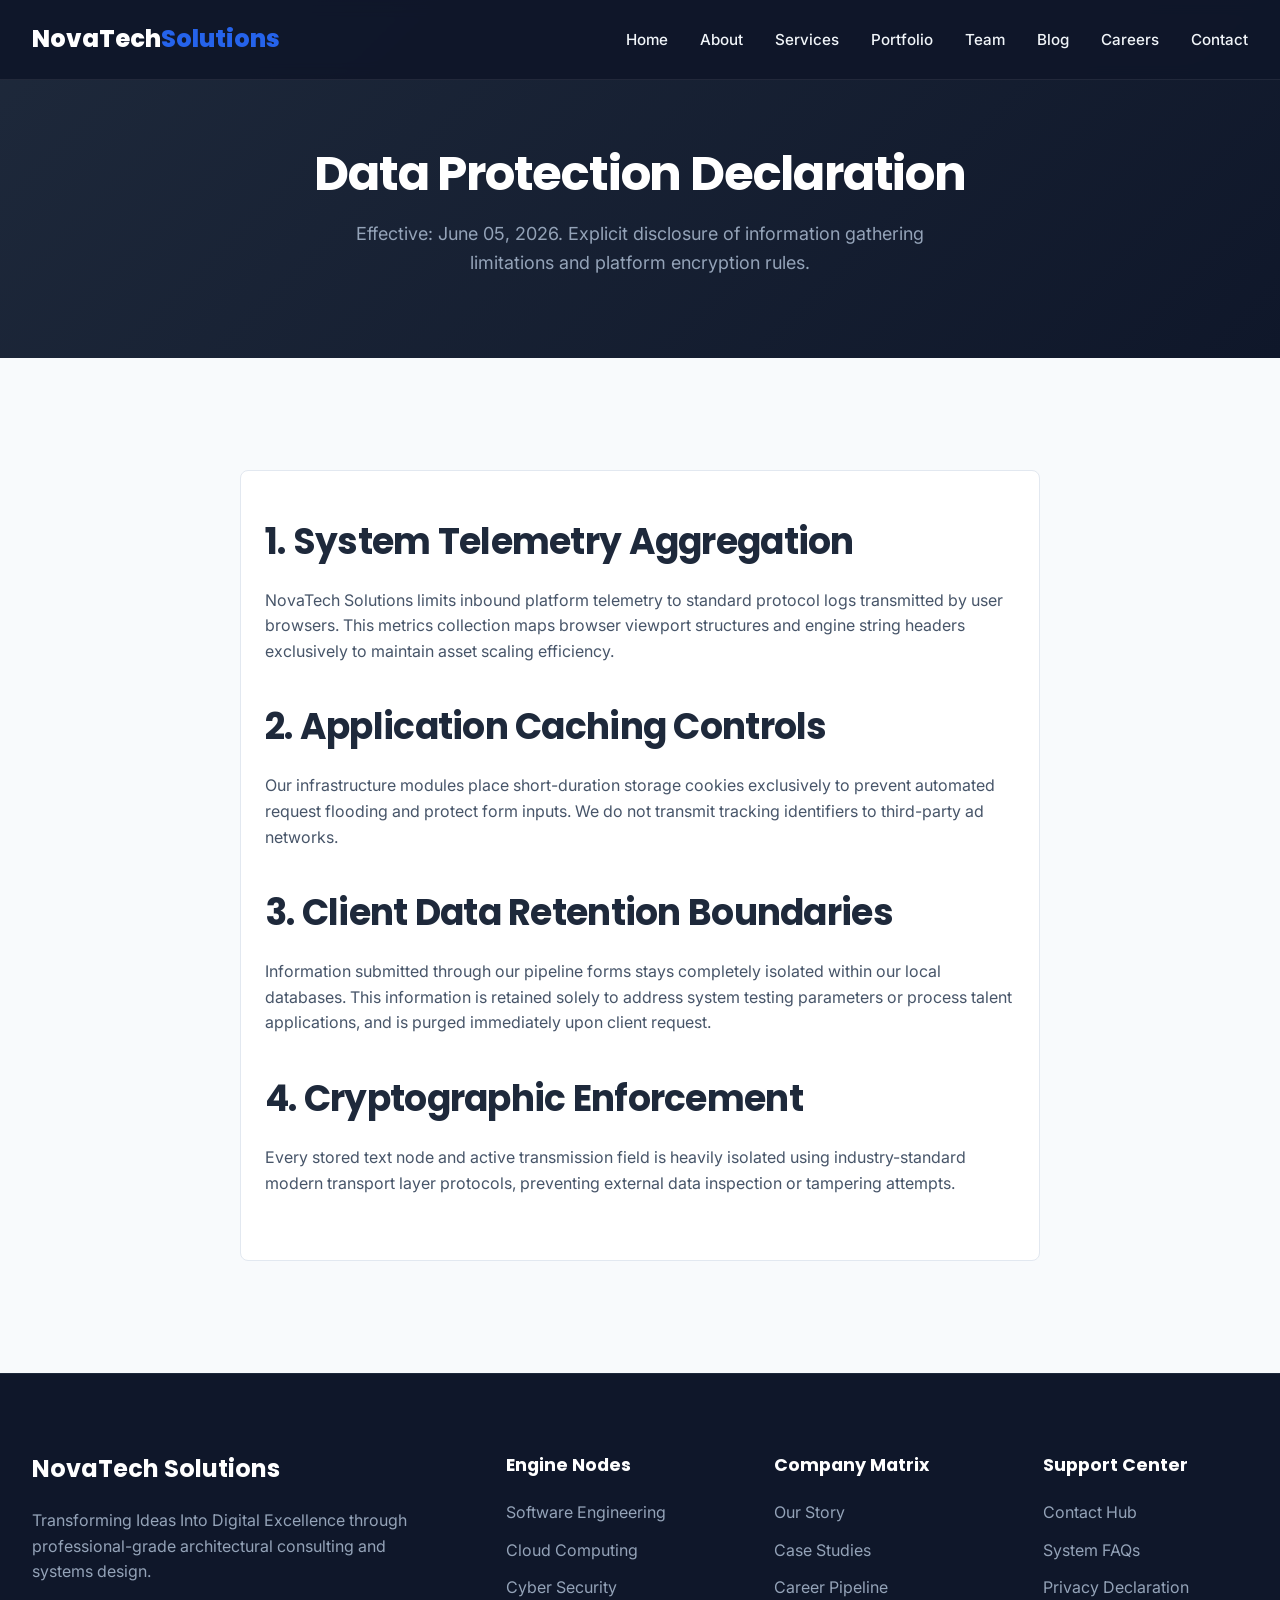
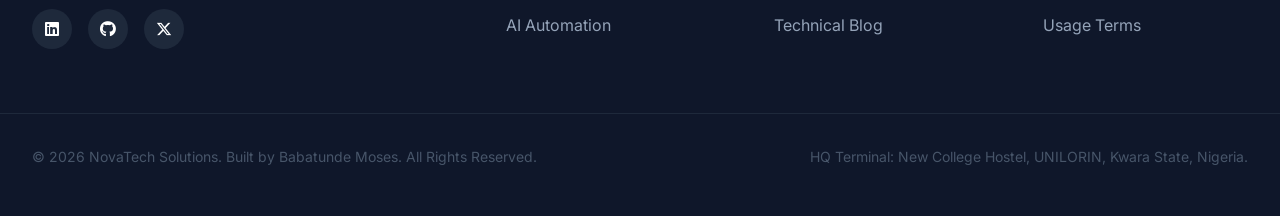
<file: privacy.html>
<!DOCTYPE html>
<html lang="en">
<head>
    <meta charset="UTF-8">
    <meta name="viewport" content="width=device-width, initial-scale=1.0, maximum-scale=1.0, user-scalable=no">
    <title>Privacy Policy & Data Rights | NovaTech Solutions</title>
    <link rel="stylesheet" href="https://cdnjs.cloudflare.com/ajax/libs/font-awesome/6.4.0/css/all.min.css">
    <link rel="stylesheet" href="css/style.css">
    <link rel="stylesheet" href="css/responsive.css">
</head>
<body>

    <div id="page-loader" class="page-loader"><div class="spinner"></div></div>

    <!-- Navigation Header -->
    <header class="header-nav">
        <div class="container nav-container">
            <a href="index.html" class="logo-brand">NovaTech<span>Solutions</span></a>
            <button class="nav-toggle" aria-label="Toggle Navigation"><span></span><span></span><span></span></button>
            <nav>
                <ul class="nav-menu">
                    <li><a href="index.html" class="nav-link">Home</a></li>
                    <li><a href="about.html" class="nav-link">About</a></li>
                    <li><a href="services.html" class="nav-link">Services</a></li>
                    <li><a href="portfolio.html" class="nav-link">Portfolio</a></li>
                    <li><a href="team.html" class="nav-link">Team</a></li>
                    <li><a href="blog.html" class="nav-link">Blog</a></li>
                    <li><a href="careers.html" class="nav-link">Careers</a></li>
                    <li><a href="contact.html" class="nav-link">Contact</a></li>
                </ul>
            </nav>
        </div>
    </header>

    <!-- FIXED: Explicit text colors guarantee perfect visibility on the dark background -->
    <section class="inner-hero" style="background: linear-gradient(135deg, #1E293B 0%, #0F172A 100%); padding: calc(var(--header-height) + 4rem) 0 5rem 0; color: #ffffff; text-align: center;">
        <div class="container">
            <h1 style="color: #ffffff; margin-bottom: 1rem;">Data Protection Declaration</h1>
            <p style="color: #94A3B8; font-size: 1.125rem; max-width: 600px; margin: 0 auto;">Effective: June 05, 2026. Explicit disclosure of information gathering limitations and platform encryption rules.</p>
        </div>
    </section>

    <!-- Content Block -->
    <section class="section-padding">
        <div class="container" style="max-width: 800px; background: var(--surface); padding: 3rem 1.5rem; border-radius: 8px; border: 1px solid var(--border); width: 100%;">
            <h2>1. System Telemetry Aggregation</h2>
            <p>NovaTech Solutions limits inbound platform telemetry to standard protocol logs transmitted by user browsers. This metrics collection maps browser viewport structures and engine string headers exclusively to maintain asset scaling efficiency.</p>
            
            <h2 style="margin-top: 2.5rem;">2. Application Caching Controls</h2>
            <p>Our infrastructure modules place short-duration storage cookies exclusively to prevent automated request flooding and protect form inputs. We do not transmit tracking identifiers to third-party ad networks.</p>
            
            <h2 style="margin-top: 2.5rem;">3. Client Data Retention Boundaries</h2>
            <p>Information submitted through our pipeline forms stays completely isolated within our local databases. This information is retained solely to address system testing parameters or process talent applications, and is purged immediately upon client request.</p>

            <h2 style="margin-top: 2.5rem;">4. Cryptographic Enforcement</h2>
            <p>Every stored text node and active transmission field is heavily isolated using industry-standard modern transport layer protocols, preventing external data inspection or tampering attempts.</p>
        </div>
    </section>

    <!-- Global Corporate Footer -->
    <footer class="footer-main">
        <div class="container footer-grid">
            <div class="footer-brand-info">
                <h3>NovaTech Solutions</h3>
                <p>Transforming Ideas Into Digital Excellence through professional-grade architectural consulting and systems design.</p>
                <div class="footer-socials">
                    <a href="https://linkedin.com/in/babatunde-moses-386583355" target="_blank"><i class="fa-brands fa-linkedin"></i></a>
                    <a href="https://github.com/Mayor-spec" target="_blank"><i class="fa-brands fa-github"></i></a>
                    <a href="https://x.com/mayowa_tech" target="_blank"><i class="fa-brands fa-x-twitter"></i></a>
                </div>
            </div>
            <div class="footer-links-col">
                <h4>Engine Nodes</h4>
                <ul>
                    <li><a href="services.html">Software Engineering</a></li>
                    <li><a href="services.html">Cloud Computing</a></li>
                    <li><a href="services.html">Cyber Security</a></li>
                    <li><a href="services.html">AI Automation</a></li>
                </ul>
            </div>
            <div class="footer-links-col">
                <h4>Company Matrix</h4>
                <ul>
                    <li><a href="about.html">Our Story</a></li>
                    <li><a href="portfolio.html">Case Studies</a></li>
                    <li><a href="careers.html">Career Pipeline</a></li>
                    <li><a href="blog.html">Technical Blog</a></li>
                </ul>
            </div>
            <div class="footer-links-col">
                <h4>Support Center</h4>
                <ul>
                    <li><a href="contact.html">Contact Hub</a></li>
                    <li><a href="faq.html">System FAQs</a></li>
                    <li><a href="privacy.html">Privacy Declaration</a></li>
                    <li><a href="terms.html">Usage Terms</a></li>
                </ul>
            </div>
        </div>
        <div class="container footer-bottom">
            <p>&copy; 2026 NovaTech Solutions. Built by Babatunde Moses. All Rights Reserved.</p>
            <p>HQ Terminal: New College Hostel, UNILORIN, Kwara State, Nigeria.</p>
        </div>
    </footer>

    <button id="backToTop" class="back-to-top" aria-label="Scroll to top"><i class="fa-solid fa-arrow-up"></i></button>
    <script src="js/script.js"></script>
</body>
</html>
</file>
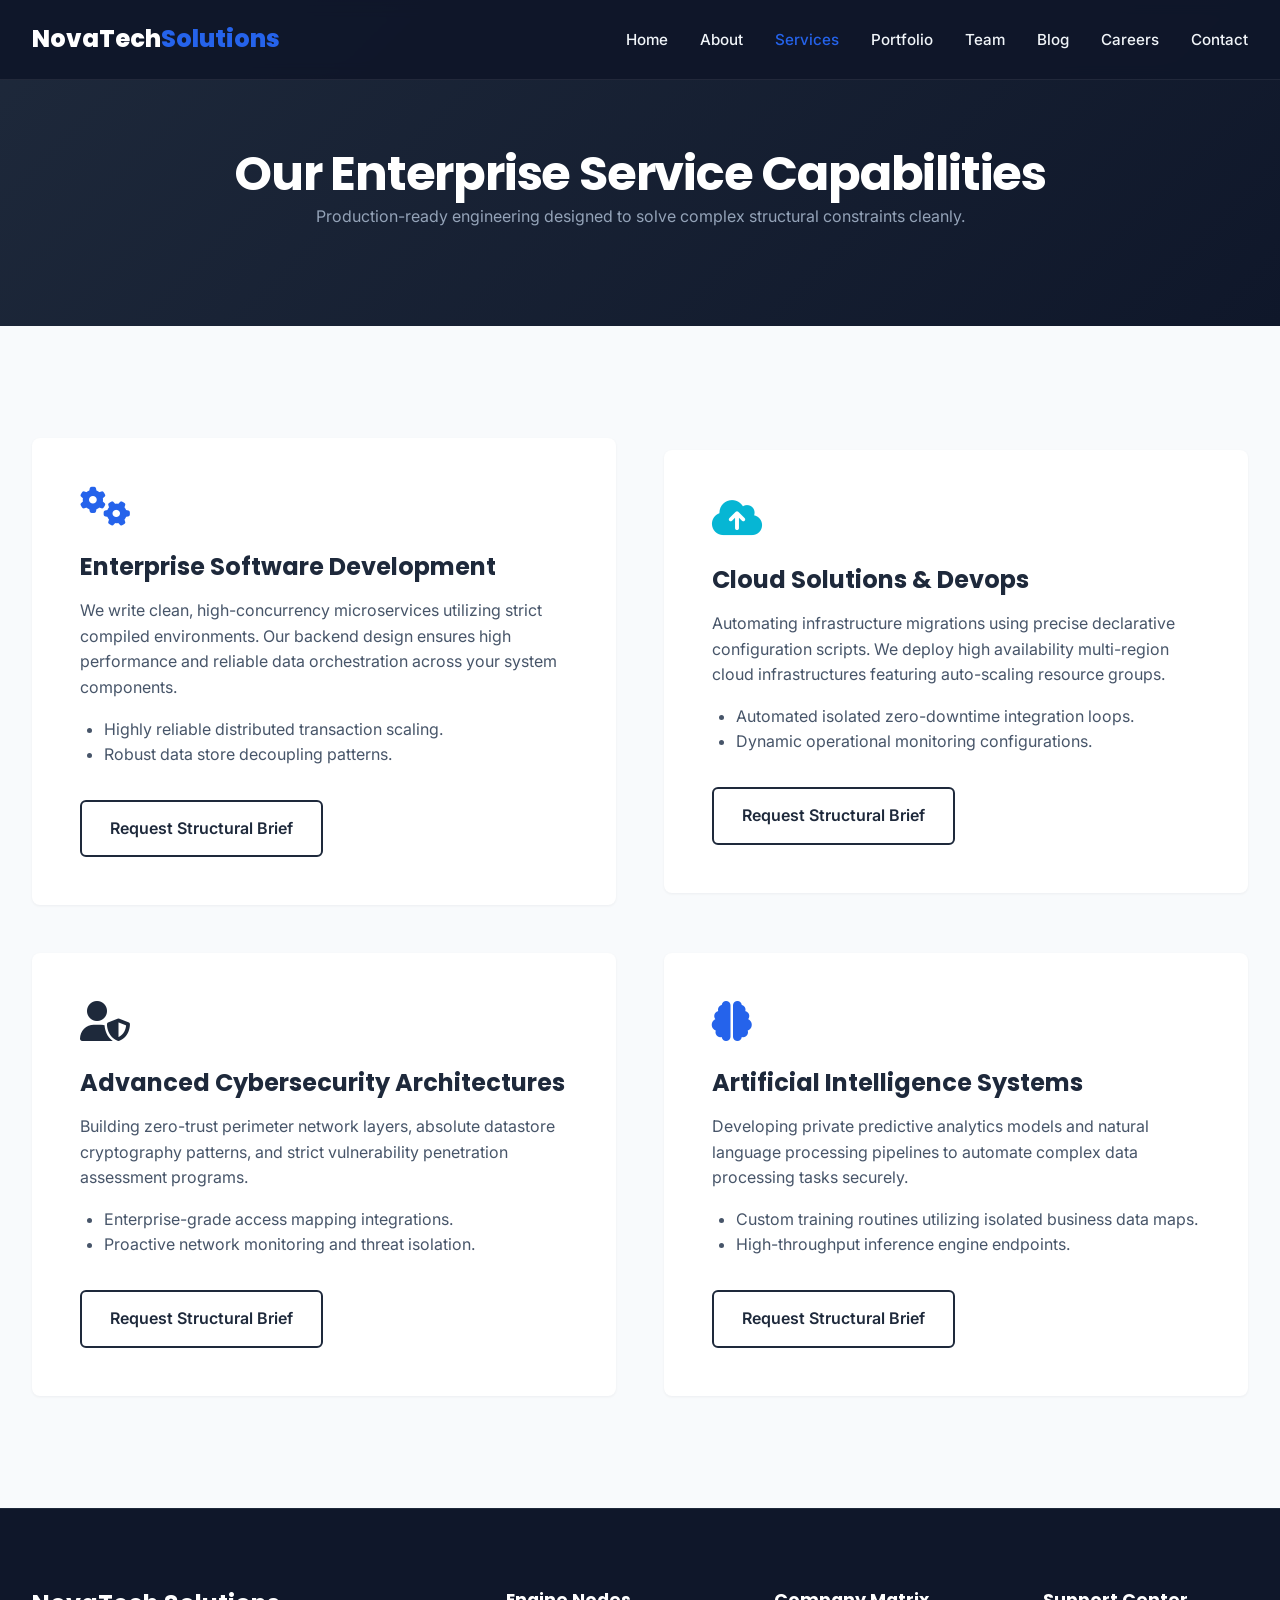
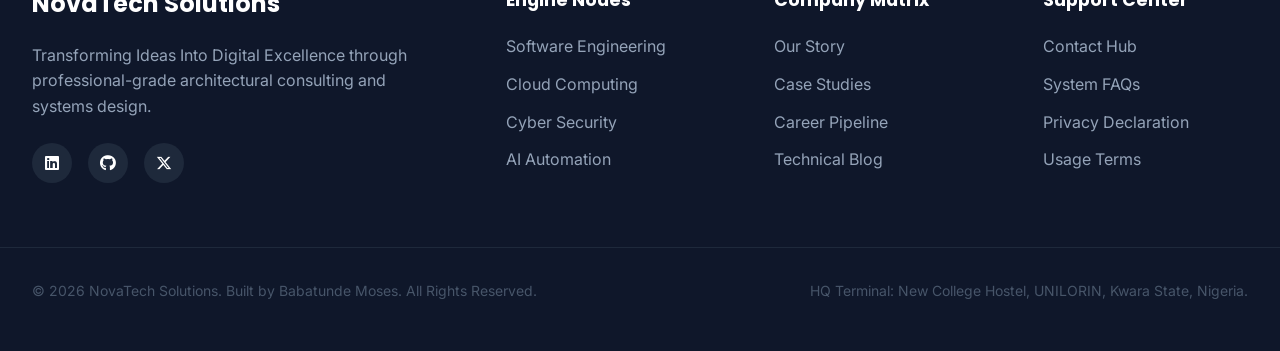
<file: services.html>
<!DOCTYPE html>
<html lang="en">
<head>
    <meta charset="UTF-8">
    <meta name="viewport" content="width=device-width, initial-scale=1.0, maximum-scale=1.0, user-scalable=no">
    <title>Enterprise Capabilities | NovaTech Solutions</title>
    <link rel="stylesheet" href="https://cdnjs.cloudflare.com/ajax/libs/font-awesome/6.4.0/css/all.min.css">
    <link rel="stylesheet" href="css/style.css">
    <link rel="stylesheet" href="css/responsive.css">
</head>
<body>

    <div id="page-loader" class="page-loader"><div class="spinner"></div></div>

    <header class="header-nav">
        <div class="container nav-container">
            <a href="index.html" class="logo-brand">NovaTech<span>Solutions</span></a>
            <button class="nav-toggle" aria-label="Toggle Navigation"><span></span><span></span><span></span></button>
            <nav>
                <ul class="nav-menu">
                    <li><a href="index.html" class="nav-link">Home</a></li>
                    <li><a href="about.html" class="nav-link">About</a></li>
                    <li><a href="services.html" class="nav-link active">Services</a></li>
                    <li><a href="portfolio.html" class="nav-link">Portfolio</a></li>
                    <li><a href="team.html" class="nav-link">Team</a></li>
                    <li><a href="blog.html" class="nav-link">Blog</a></li>
                    <li><a href="careers.html" class="nav-link">Careers</a></li>
                    <li><a href="contact.html" class="nav-link">Contact</a></li>
                </ul>
            </nav>
        </div>
    </header>

    <section class="inner-hero" style="background: linear-gradient(135deg, #1E293B 0%, #0F172A 100%); padding: calc(var(--header-height) + 4rem) 0 5rem 0; color: #fff; text-align: center;">
        <div class="container">
            <h1 style="color: #fff;">Our Enterprise Service Capabilities</h1>
            <p style="color: #94A3B8;">Production-ready engineering designed to solve complex structural constraints cleanly.</p>
        </div>
    </section>

    <section class="section-padding">
        <div class="container">
            <div class="hero-grid-layout" style="gap: 3rem;">
                
                <div style="background: var(--surface); padding: 3rem; border-radius: 8px; box-shadow: var(--shadow-sm);">
                    <i class="fa-solid fa-gears" style="font-size: 2.5rem; color: var(--primary);"></i>
                    <h3 style="margin: 1.5rem 0 1rem 0;">Enterprise Software Development</h3>
                    <p>We write clean, high-concurrency microservices utilizing strict compiled environments. Our backend design ensures high performance and reliable data orchestration across your system components.</p>
                    <ul style="margin: 1rem 0 2rem 1.5rem; color: var(--text-muted);">
                        <li>Highly reliable distributed transaction scaling.</li>
                        <li>Robust data store decoupling patterns.</li>
                    </ul>
                    <a href="contact.html" class="btn btn-secondary">Request Structural Brief</a>
                </div>

                <div style="background: var(--surface); padding: 3rem; border-radius: 8px; box-shadow: var(--shadow-sm);">
                    <i class="fa-solid fa-cloud-arrow-up" style="font-size: 2.5rem; color: var(--accent);"></i>
                    <h3 style="margin: 1.5rem 0 1rem 0;">Cloud Solutions & Devops</h3>
                    <p>Automating infrastructure migrations using precise declarative configuration scripts. We deploy high availability multi-region cloud infrastructures featuring auto-scaling resource groups.</p>
                    <ul style="margin: 1rem 0 2rem 1.5rem; color: var(--text-muted);">
                        <li>Automated isolated zero-downtime integration loops.</li>
                        <li>Dynamic operational monitoring configurations.</li>
                    </ul>
                    <a href="contact.html" class="btn btn-secondary">Request Structural Brief</a>
                </div>

                <div style="background: var(--surface); padding: 3rem; border-radius: 8px; box-shadow: var(--shadow-sm);">
                    <i class="fa-solid fa-user-shield" style="font-size: 2.5rem; color: var(--secondary);"></i>
                    <h3 style="margin: 1.5rem 0 1rem 0;">Advanced Cybersecurity Architectures</h3>
                    <p>Building zero-trust perimeter network layers, absolute datastore cryptography patterns, and strict vulnerability penetration assessment programs.</p>
                    <ul style="margin: 1rem 0 2rem 1.5rem; color: var(--text-muted);">
                        <li>Enterprise-grade access mapping integrations.</li>
                        <li>Proactive network monitoring and threat isolation.</li>
                    </ul>
                    <a href="contact.html" class="btn btn-secondary">Request Structural Brief</a>
                </div>

                <div style="background: var(--surface); padding: 3rem; border-radius: 8px; box-shadow: var(--shadow-sm);">
                    <i class="fa-solid fa-brain" style="font-size: 2.5rem; color: var(--primary);"></i>
                    <h3 style="margin: 1.5rem 0 1rem 0;">Artificial Intelligence Systems</h3>
                    <p>Developing private predictive analytics models and natural language processing pipelines to automate complex data processing tasks securely.</p>
                    <ul style="margin: 1rem 0 2rem 1.5rem; color: var(--text-muted);">
                        <li>Custom training routines utilizing isolated business data maps.</li>
                        <li>High-throughput inference engine endpoints.</li>
                    </ul>
                    <a href="contact.html" class="btn btn-secondary">Request Structural Brief</a>
                </div>

            </div>
        </div>
    </section>

    <footer class="footer-main">
        <div class="container footer-grid">
            <div class="footer-brand-info">
                <h3>NovaTech Solutions</h3>
                <p>Transforming Ideas Into Digital Excellence through professional-grade architectural consulting and systems design.</p>
                <div class="footer-socials">
                    <a href="https://linkedin.com/in/babatunde-moses-386583355" target="_blank"><i class="fa-brands fa-linkedin"></i></a>
                    <a href="https://github.com/Mayor-spec" target="_blank"><i class="fa-brands fa-github"></i></a>
                    <a href="https://x.com/mayowa_tech" target="_blank"><i class="fa-brands fa-x-twitter"></i></a>
                </div>
            </div>
            <div class="footer-links-col">
                <h4>Engine Nodes</h4>
                <ul>
                    <li><a href="services.html">Software Engineering</a></li>
                    <li><a href="services.html">Cloud Computing</a></li>
                    <li><a href="services.html">Cyber Security</a></li>
                    <li><a href="services.html">AI Automation</a></li>
                </ul>
            </div>
            <div class="footer-links-col">
                <h4>Company Matrix</h4>
                <ul>
                    <li><a href="about.html">Our Story</a></li>
                    <li><a href="portfolio.html">Case Studies</a></li>
                    <li><a href="careers.html">Career Pipeline</a></li>
                    <li><a href="blog.html">Technical Blog</a></li>
                </ul>
            </div>
            <div class="footer-links-col">
                <h4>Support Center</h4>
                <ul>
                    <li><a href="contact.html">Contact Hub</a></li>
                    <li><a href="faq.html">System FAQs</a></li>
                    <li><a href="privacy.html">Privacy Declaration</a></li>
                    <li><a href="terms.html">Usage Terms</a></li>
                </ul>
            </div>
        </div>
        <div class="container footer-bottom">
            <p>&copy; 2026 NovaTech Solutions. Built by Babatunde Moses. All Rights Reserved.</p>
            <p>HQ Terminal: New College Hostel, UNILORIN, Kwara State, Nigeria.</p>
        </div>
    </footer>

    <button id="backToTop" class="back-to-top" aria-label="Scroll to top"><i class="fa-solid fa-arrow-up"></i></button>
    <script src="js/script.js"></script>
</body>
</html>
</file>
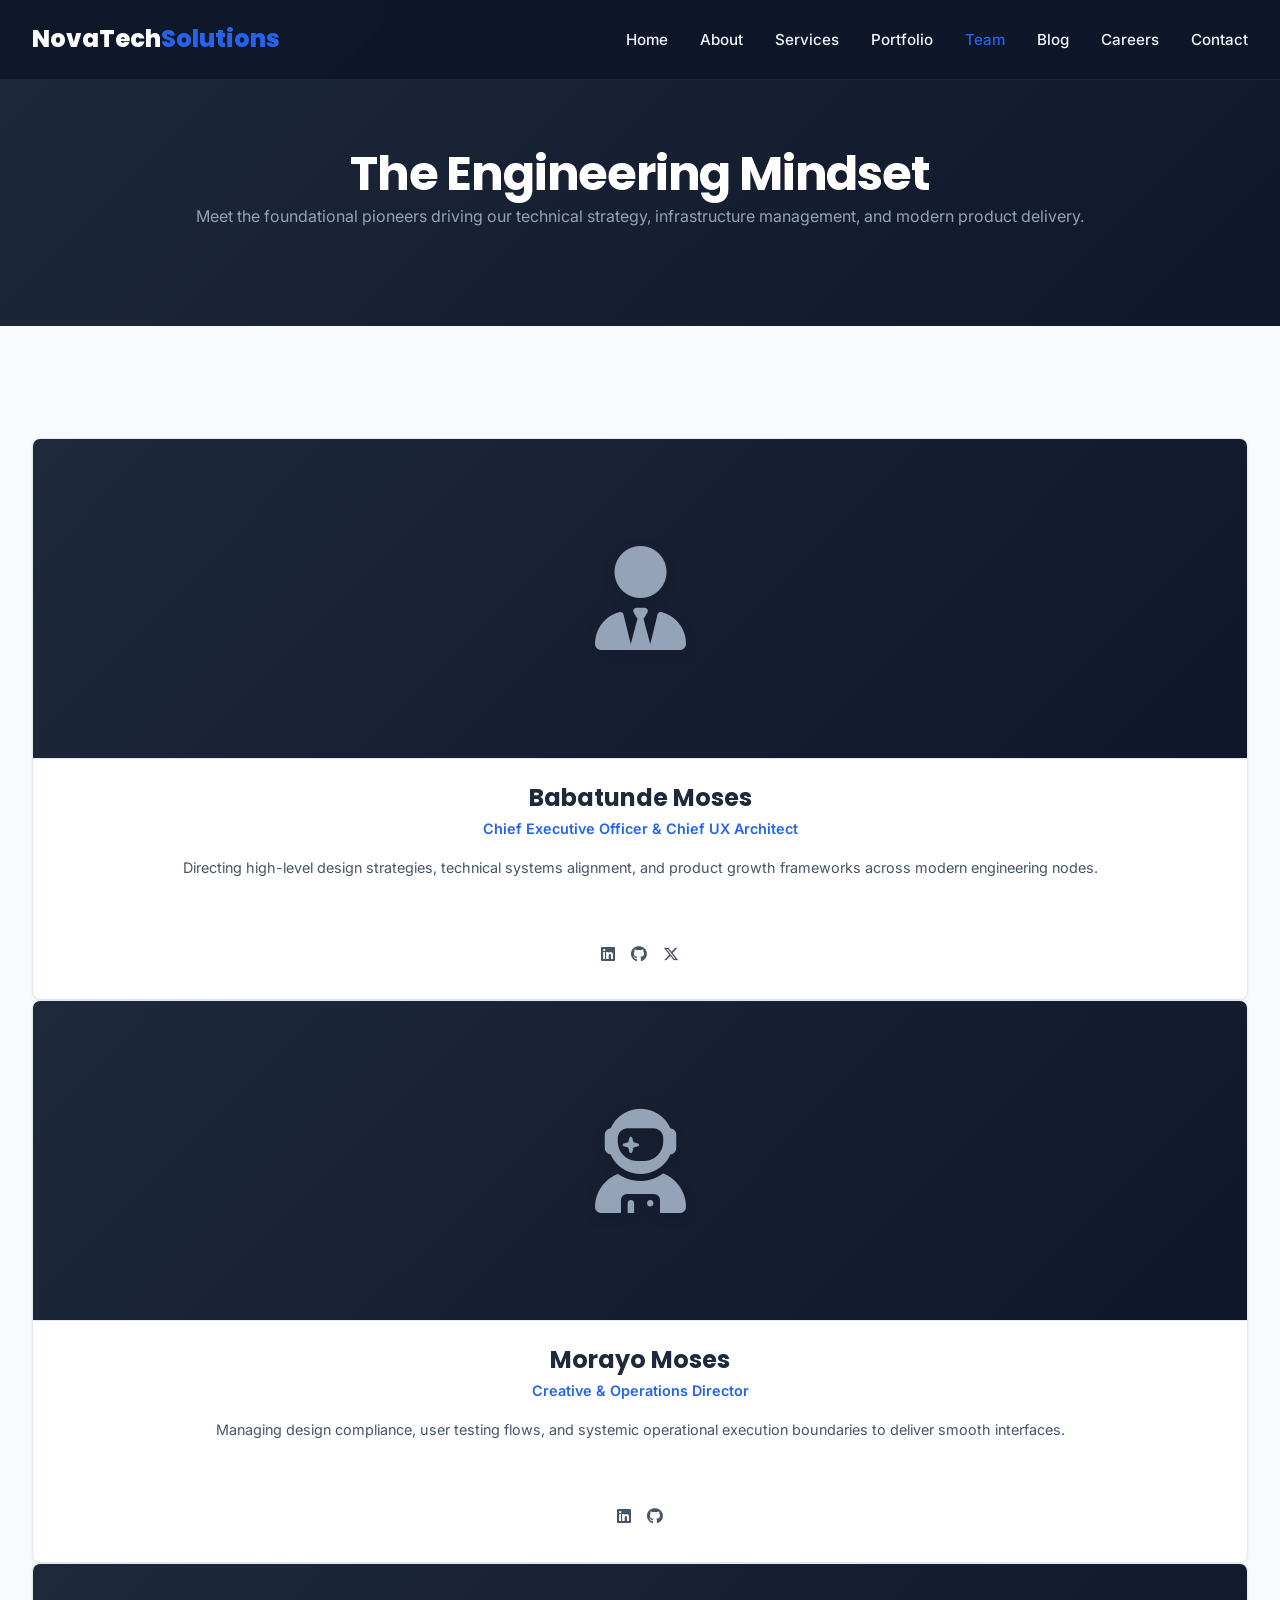
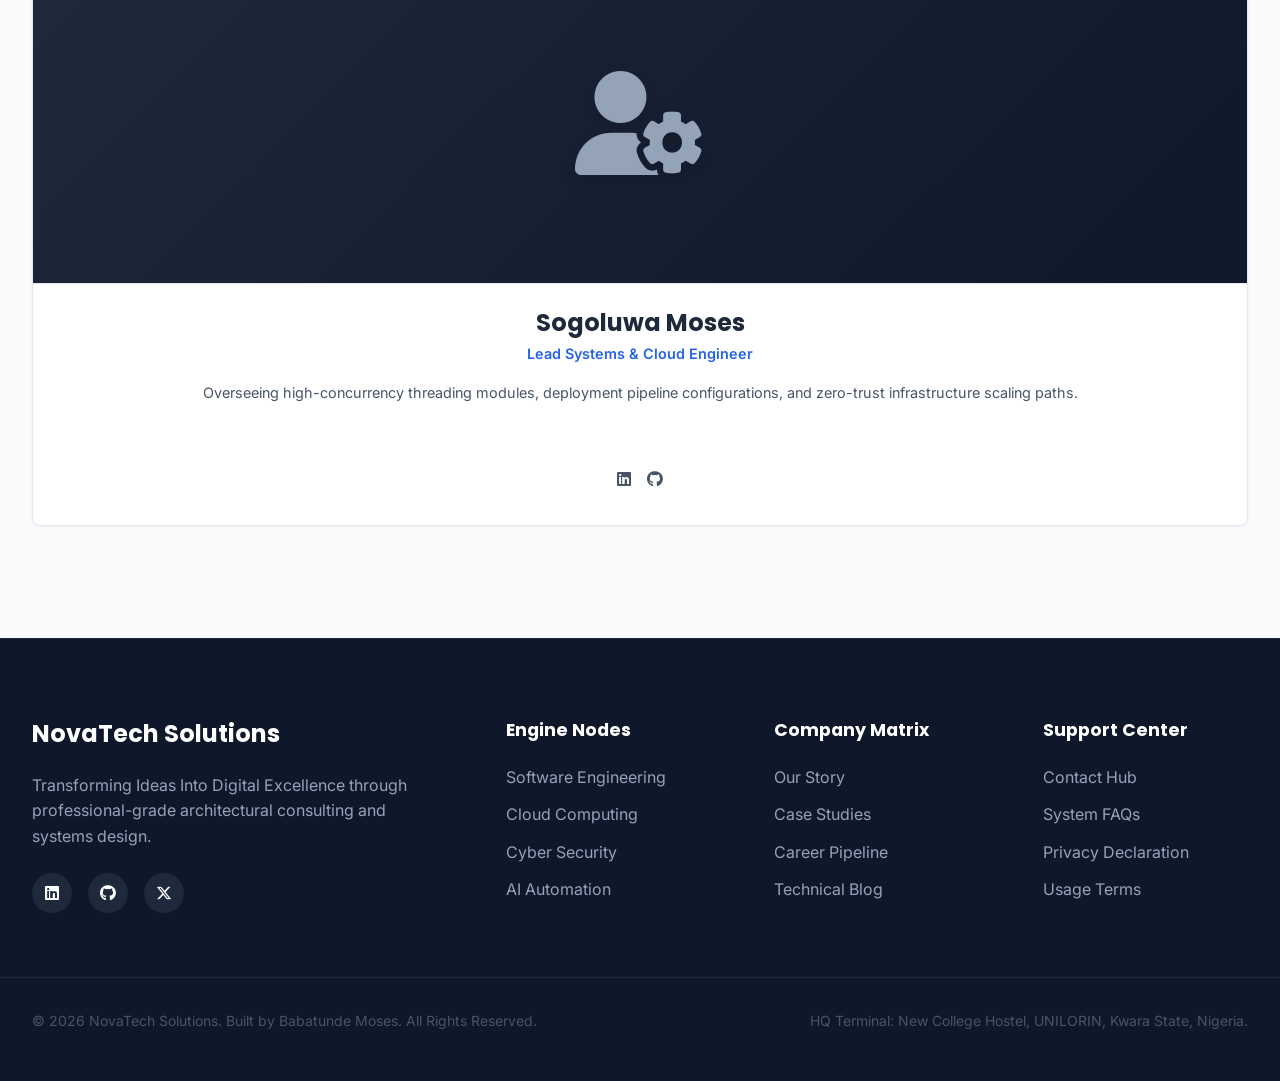
<file: team.html>
<!DOCTYPE html>
<html lang="en">
<head>
    <meta charset="UTF-8">
    <meta name="viewport" content="width=device-width, initial-scale=1.0, maximum-scale=1.0, user-scalable=no">
    <title>Our Leadership & Engineering Matrix | NovaTech Solutions</title>
    <link rel="stylesheet" href="https://cdnjs.cloudflare.com/ajax/libs/font-awesome/6.4.0/css/all.min.css">
    <link rel="stylesheet" href="css/style.css">
    <link rel="stylesheet" href="css/responsive.css">
    <style>
        /* Modern Profile Avatar Icon Container Styling */
        .avatar-icon-container {
            width: 100%;
            height: 320px;
            background: linear-gradient(135deg, #1E293B 0%, #0F172A 100%);
            display: flex;
            align-items: center;
            justify-content: center;
            border-bottom: 1px solid var(--border);
        }
        .avatar-icon-container i {
            font-size: 6.5rem;
            color: #94A3B8;
            filter: drop-shadow(0 4px 6px rgba(0, 0, 0, 0.15));
            transition: var(--transition-smooth);
        }
        .team-card:hover .avatar-icon-container i {
            color: var(--accent);
            transform: scale(1.05);
        }
    </style>
</head>
<body>

    <div id="page-loader" class="page-loader"><div class="spinner"></div></div>

    <header class="header-nav">
        <div class="container nav-container">
            <a href="index.html" class="logo-brand">NovaTech<span>Solutions</span></a>
            <button class="nav-toggle" aria-label="Toggle Navigation"><span></span><span></span><span></span></button>
            <nav>
                <ul class="nav-menu">
                    <li><a href="index.html" class="nav-link">Home</a></li>
                    <li><a href="about.html" class="nav-link">About</a></li>
                    <li><a href="services.html" class="nav-link">Services</a></li>
                    <li><a href="portfolio.html" class="nav-link">Portfolio</a></li>
                    <li><a href="team.html" class="nav-link active">Team</a></li>
                    <li><a href="blog.html" class="nav-link">Blog</a></li>
                    <li><a href="careers.html" class="nav-link">Careers</a></li>
                    <li><a href="contact.html" class="nav-link">Contact</a></li>
                </ul>
            </nav>
        </div>
    </header>

    <section class="inner-hero" style="background: linear-gradient(135deg, #1E293B 0%, #0F172A 100%); padding: calc(var(--header-height) + 4rem) 0 5rem 0; color: #fff; text-align: center;">
        <div class="container">
            <h1 style="color: #fff;">The Engineering Mindset</h1>
            <p style="color: #94A3B8;">Meet the foundational pioneers driving our technical strategy, infrastructure management, and modern product delivery.</p>
        </div>
    </section>

    <section class="section-padding">
        <div class="container">
            <div class="team-grid" style="gap: 3rem;">
                
                <div class="team-card" style="background: var(--surface); border-radius: 8px; overflow: hidden; box-shadow: var(--shadow-sm); text-align: center; padding-bottom: 2rem; border: 1px solid var(--border); transition: var(--transition-smooth);">
                    <div class="avatar-icon-container">
                        <i class="fa-solid fa-user-tie"></i>
                    </div>
                    <h3 style="margin: 1.5rem 0 0.25rem 0;">Babatunde Moses</h3>
                    <p style="color: var(--primary); font-weight: 600; font-size: 0.9rem; margin-bottom: 1rem;">Chief Executive Officer & Chief UX Architect</p>
                    <p style="padding: 0 1.5rem; font-size: 0.9rem; min-height: 70px;">Directing high-level design strategies, technical systems alignment, and product growth frameworks across modern engineering nodes.</p>
                    <div class="team-socials" style="display: flex; justify-content: center; gap: 1rem; margin-top: 1rem;">
                        <a href="https://linkedin.com/in/babatunde-moses-386583355" target="_blank" style="color: var(--text-muted);"><i class="fa-brands fa-linkedin"></i></a>
                        <a href="https://github.com/Mayor-spec" target="_blank" style="color: var(--text-muted);"><i class="fa-brands fa-github"></i></a>
                        <a href="https://x.com/mayowa_tech" target="_blank" style="color: var(--text-muted);"><i class="fa-brands fa-x-twitter"></i></a>
                    </div>
                </div>

                <div class="team-card" style="background: var(--surface); border-radius: 8px; overflow: hidden; box-shadow: var(--shadow-sm); text-align: center; padding-bottom: 2rem; border: 1px solid var(--border); transition: var(--transition-smooth);">
                    <div class="avatar-icon-container">
                        <i class="fa-solid fa-user-astronaut"></i>
                    </div>
                    <h3 style="margin: 1.5rem 0 0.25rem 0;">Morayo Moses</h3>
                    <p style="color: var(--primary); font-weight: 600; font-size: 0.9rem; margin-bottom: 1rem;">Creative & Operations Director</p>
                    <p style="padding: 0 1.5rem; font-size: 0.9rem; min-height: 70px;">Managing design compliance, user testing flows, and systemic operational execution boundaries to deliver smooth interfaces.</p>
                    <div class="team-socials" style="display: flex; justify-content: center; gap: 1rem; margin-top: 1rem;">
                        <a href="https://www.linkedin.com/in/morayo-moses-81653840a" target="_blank" style="color: var(--text-muted);"><i class="fa-brands fa-linkedin"></i></a>
                        <a href="https://github.com/Mayor-spec" target="_blank" style="color: var(--text-muted);"><i class="fa-brands fa-github"></i></a>
                    </div>
                </div>

                <div class="team-card" style="background: var(--surface); border-radius: 8px; overflow: hidden; box-shadow: var(--shadow-sm); text-align: center; padding-bottom: 2rem; border: 1px solid var(--border); transition: var(--transition-smooth);">
                    <div class="avatar-icon-container">
                        <i class="fa-solid fa-user-gear"></i>
                    </div>
                    <h3 style="margin: 1.5rem 0 0.25rem 0;">Sogoluwa Moses</h3>
                    <p style="color: var(--primary); font-weight: 600; font-size: 0.9rem; margin-bottom: 1rem;">Lead Systems & Cloud Engineer</p>
                    <p style="padding: 0 1.5rem; font-size: 0.9rem; min-height: 70px;">Overseeing high-concurrency threading modules, deployment pipeline configurations, and zero-trust infrastructure scaling paths.</p>
                    <div class="team-socials" style="display: flex; justify-content: center; gap: 1rem; margin-top: 1rem;">
                        <a href="https://www.linkedin.com/in/morayo-moses-81653840a" target="_blank" style="color: var(--text-muted);"><i class="fa-brands fa-linkedin"></i></a>
                        <a href="https://github.com/Mayor-spec" target="_blank" style="color: var(--text-muted);"><i class="fa-brands fa-github"></i></a>
                    </div>
                </div>

            </div>
        </div>
    </section>

    <footer class="footer-main">
        <div class="container footer-grid">
            <div class="footer-brand-info">
                <h3>NovaTech Solutions</h3>
                <p>Transforming Ideas Into Digital Excellence through professional-grade architectural consulting and systems design.</p>
                <div class="footer-socials">
                    <a href="https://linkedin.com/in/babatunde-moses-386583355" target="_blank"><i class="fa-brands fa-linkedin"></i></a>
                    <a href="https://github.com/Mayor-spec" target="_blank"><i class="fa-brands fa-github"></i></a>
                    <a href="https://x.com/mayowa_tech" target="_blank"><i class="fa-brands fa-x-twitter"></i></a>
                </div>
            </div>
            <div class="footer-links-col">
                <h4>Engine Nodes</h4>
                <ul>
                    <li><a href="services.html">Software Engineering</a></li>
                    <li><a href="services.html">Cloud Computing</a></li>
                    <li><a href="services.html">Cyber Security</a></li>
                    <li><a href="services.html">AI Automation</a></li>
                </ul>
            </div>
            <div class="footer-links-col">
                <h4>Company Matrix</h4>
                <ul>
                    <li><a href="about.html">Our Story</a></li>
                    <li><a href="portfolio.html">Case Studies</a></li>
                    <li><a href="careers.html">Career Pipeline</a></li>
                    <li><a href="blog.html">Technical Blog</a></li>
                </ul>
            </div>
            <div class="footer-links-col">
                <h4>Support Center</h4>
                <ul>
                    <li><a href="contact.html">Contact Hub</a></li>
                    <li><a href="faq.html">System FAQs</a></li>
                    <li><a href="privacy.html">Privacy Declaration</a></li>
                    <li><a href="terms.html">Usage Terms</a></li>
                </ul>
            </div>
        </div>
        <div class="container footer-bottom">
            <p>&copy; 2026 NovaTech Solutions. Built by Babatunde Moses. All Rights Reserved.</p>
            <p>HQ Terminal: New College Hostel, UNILORIN, Kwara State, Nigeria.</p>
        </div>
    </footer>

    <button id="backToTop" class="back-to-top" aria-label="Scroll to top"><i class="fa-solid fa-arrow-up"></i></button>
    <script src="js/script.js"></script>
</body>
</html>
</file>
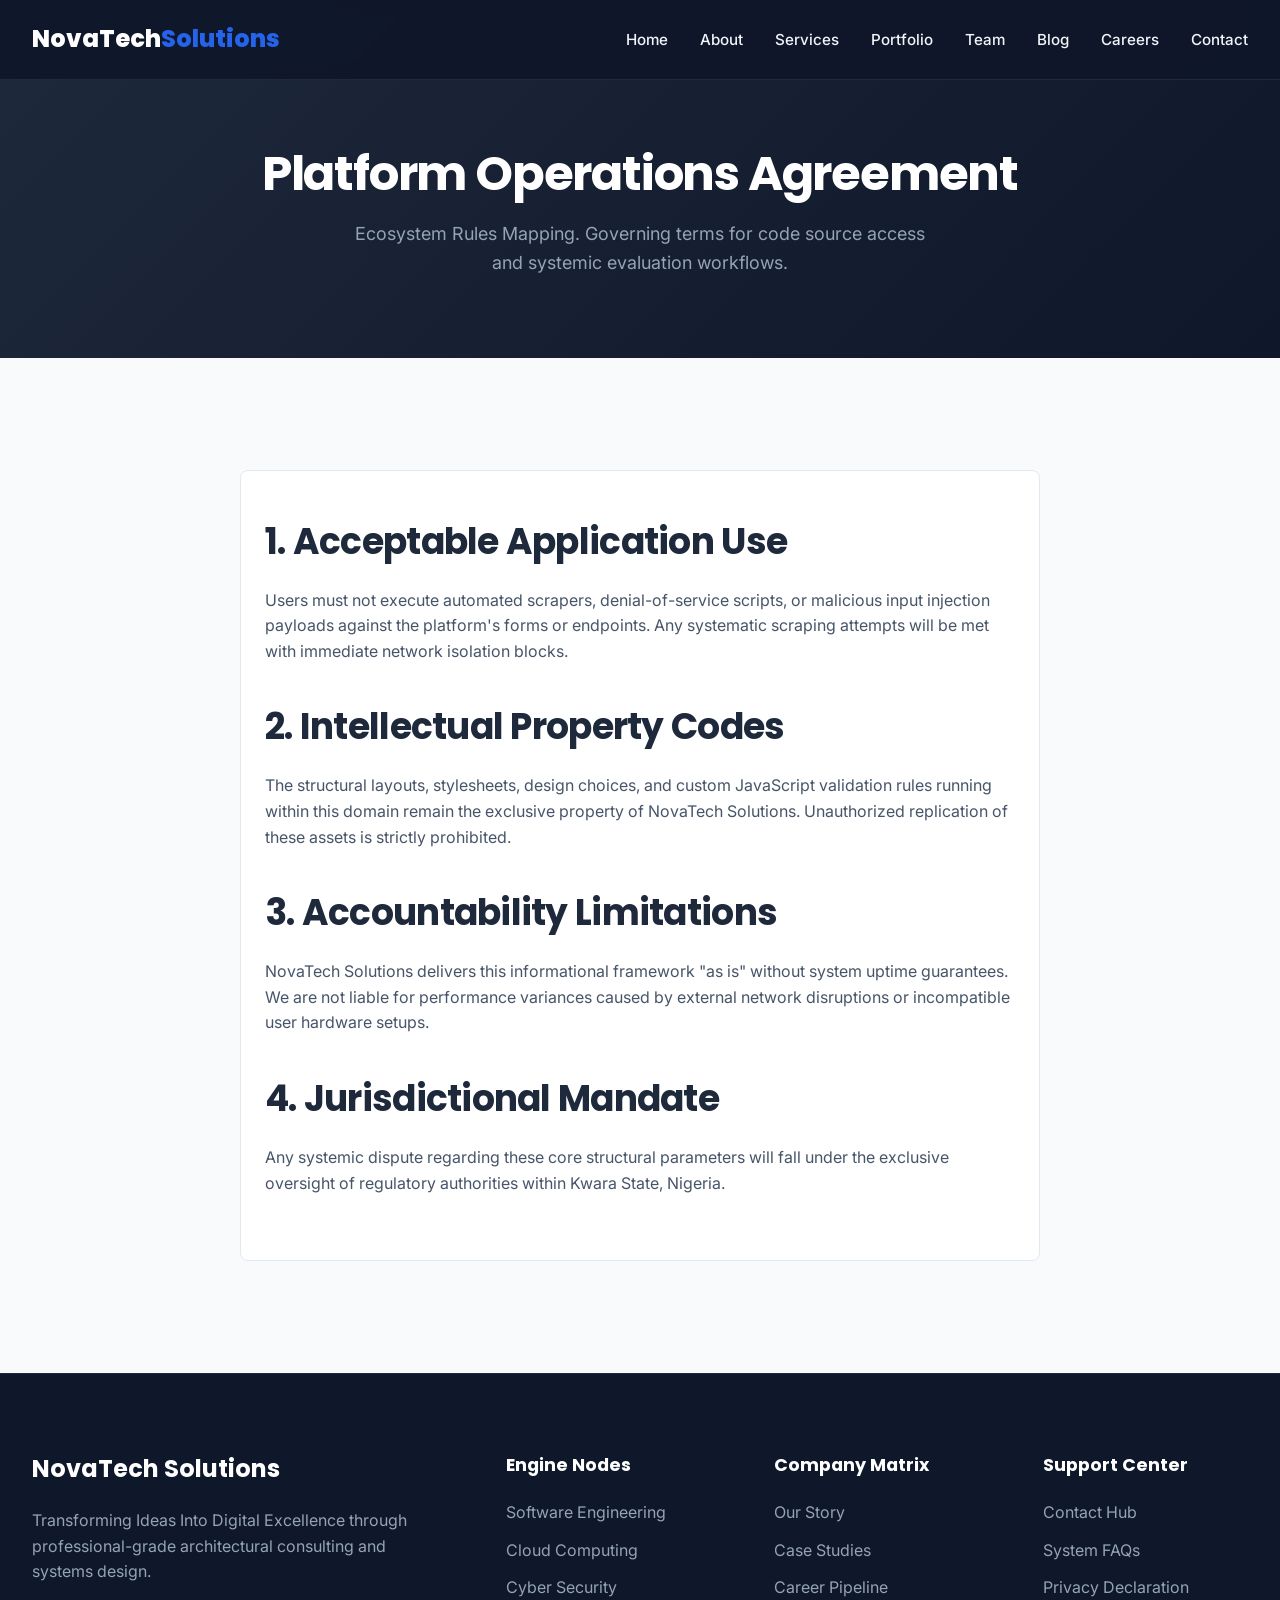
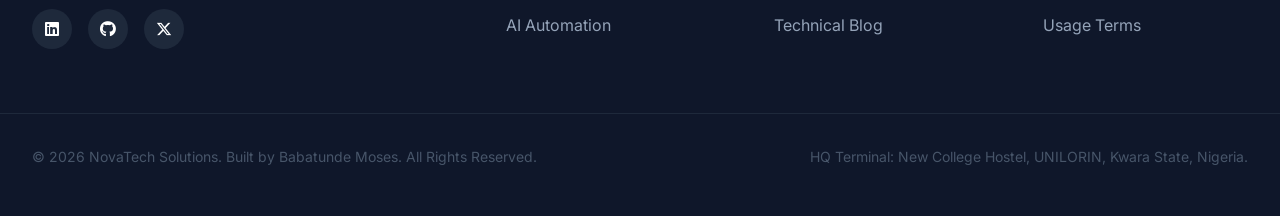
<file: terms.html>
<!DOCTYPE html>
<html lang="en">
<head>
    <meta charset="UTF-8">
    <meta name="viewport" content="width=device-width, initial-scale=1.0, maximum-scale=1.0, user-scalable=no">
    <title>Terms and Conditions | NovaTech Solutions</title>
    <link rel="stylesheet" href="https://cdnjs.cloudflare.com/ajax/libs/font-awesome/6.4.0/css/all.min.css">
    <link rel="stylesheet" href="css/style.css">
    <link rel="stylesheet" href="css/responsive.css">
</head>
<body>

    <div id="page-loader" class="page-loader"><div class="spinner"></div></div>

    <!-- Navigation Header -->
    <header class="header-nav">
        <div class="container nav-container">
            <a href="index.html" class="logo-brand">NovaTech<span>Solutions</span></a>
            <button class="nav-toggle" aria-label="Toggle Navigation"><span></span><span></span><span></span></button>
            <nav>
                <ul class="nav-menu">
                    <li><a href="index.html" class="nav-link">Home</a></li>
                    <li><a href="about.html" class="nav-link">About</a></li>
                    <li><a href="services.html" class="nav-link">Services</a></li>
                    <li><a href="portfolio.html" class="nav-link">Portfolio</a></li>
                    <li><a href="team.html" class="nav-link">Team</a></li>
                    <li><a href="blog.html" class="nav-link">Blog</a></li>
                    <li><a href="careers.html" class="nav-link">Careers</a></li>
                    <li><a href="contact.html" class="nav-link">Contact</a></li>
                </ul>
            </nav>
        </div>
    </header>

    <!-- FIXED: Explicit text colors guarantee perfect visibility on the dark background -->
    <section class="inner-hero" style="background: linear-gradient(135deg, #1E293B 0%, #0F172A 100%); padding: calc(var(--header-height) + 4rem) 0 5rem 0; color: #ffffff; text-align: center;">
        <div class="container">
            <h1 style="color: #ffffff; margin-bottom: 1rem;">Platform Operations Agreement</h1>
            <p style="color: #94A3B8; font-size: 1.125rem; max-width: 600px; margin: 0 auto;">Ecosystem Rules Mapping. Governing terms for code source access and systemic evaluation workflows.</p>
        </div>
    </section>

    <!-- Content Block -->
    <section class="section-padding">
        <div class="container" style="max-width: 800px; background: var(--surface); padding: 3rem 1.5rem; border-radius: 8px; border: 1px solid var(--border); width: 100%;">
            <h2>1. Acceptable Application Use</h2>
            <p>Users must not execute automated scrapers, denial-of-service scripts, or malicious input injection payloads against the platform's forms or endpoints. Any systematic scraping attempts will be met with immediate network isolation blocks.</p>
            
            <h2 style="margin-top: 2.5rem;">2. Intellectual Property Codes</h2>
            <p>The structural layouts, stylesheets, design choices, and custom JavaScript validation rules running within this domain remain the exclusive property of NovaTech Solutions. Unauthorized replication of these assets is strictly prohibited.</p>
            
            <h2 style="margin-top: 2.5rem;">3. Accountability Limitations</h2>
            <p>NovaTech Solutions delivers this informational framework "as is" without system uptime guarantees. We are not liable for performance variances caused by external network disruptions or incompatible user hardware setups.</p>

            <h2 style="margin-top: 2.5rem;">4. Jurisdictional Mandate</h2>
            <p>Any systemic dispute regarding these core structural parameters will fall under the exclusive oversight of regulatory authorities within Kwara State, Nigeria.</p>
        </div>
    </section>

    <!-- Global Corporate Footer -->
    <footer class="footer-main">
        <div class="container footer-grid">
            <div class="footer-brand-info">
                <h3>NovaTech Solutions</h3>
                <p>Transforming Ideas Into Digital Excellence through professional-grade architectural consulting and systems design.</p>
                <div class="footer-socials">
                    <a href="https://linkedin.com/in/babatunde-moses-386583355" target="_blank"><i class="fa-brands fa-linkedin"></i></a>
                    <a href="https://github.com/Mayor-spec" target="_blank"><i class="fa-brands fa-github"></i></a>
                    <a href="https://x.com/mayowa_tech" target="_blank"><i class="fa-brands fa-x-twitter"></i></a>
                </div>
            </div>
            <div class="footer-links-col">
                <h4>Engine Nodes</h4>
                <ul>
                    <li><a href="services.html">Software Engineering</a></li>
                    <li><a href="services.html">Cloud Computing</a></li>
                    <li><a href="services.html">Cyber Security</a></li>
                    <li><a href="services.html">AI Automation</a></li>
                </ul>
            </div>
            <div class="footer-links-col">
                <h4>Company Matrix</h4>
                <ul>
                    <li><a href="about.html">Our Story</a></li>
                    <li><a href="portfolio.html">Case Studies</a></li>
                    <li><a href="careers.html">Career Pipeline</a></li>
                    <li><a href="blog.html">Technical Blog</a></li>
                </ul>
            </div>
            <div class="footer-links-col">
                <h4>Support Center</h4>
                <ul>
                    <li><a href="contact.html">Contact Hub</a></li>
                    <li><a href="faq.html">System FAQs</a></li>
                    <li><a href="privacy.html">Privacy Declaration</a></li>
                    <li><a href="terms.html">Usage Terms</a></li>
                </ul>
            </div>
        </div>
        <div class="container footer-bottom">
            <p>&copy; 2026 NovaTech Solutions. Built by Babatunde Moses. All Rights Reserved.</p>
            <p>HQ Terminal: New College Hostel, UNILORIN, Kwara State, Nigeria.</p>
        </div>
    </footer>

    <button id="backToTop" class="back-to-top" aria-label="Scroll to top"><i class="fa-solid fa-arrow-up"></i></button>
    <script src="js/script.js"></script>
</body>
</html>
</file>
<file: css/style.css>
/* ==========================================================================
   NOVATECH SOLUTIONS - MASTER DESKTOP ENGINE
   Description: Global Tokens, Core Variable Sets, Components, & Layout Standards.
   ========================================================================== */

/* --- Google Fonts Import --- */
@import url('https://fonts.googleapis.com/css2?family=Inter:wght@300;400;500;600;700&family=Poppins:wght@400;500;600;700;800&display=swap');

/* --- Design Tokens & Variables --- */
:root {
    --primary: #2563EB;
    --primary-hover: #1D4ED8;
    --secondary: #1E293B;
    --accent: #06B6D4;
    --background: #F8FAFC;
    --surface: #FFFFFF;
    --text-main: #0F172A;
    --text-muted: #475569;
    --border: #E2E8F0;
    
    --transition-smooth: all 0.3s cubic-bezier(0.4, 0, 0.2, 1);
    --shadow-sm: 0 1px 3px rgba(15, 23, 42, 0.05);
    --shadow-md: 0 4px 6px -1px rgba(15, 23, 42, 0.1), 0 2px 4px -1px rgba(15, 23, 42, 0.06);
    --shadow-lg: 0 10px 15px -3px rgba(15, 23, 42, 0.1), 0 4px 6px -2px rgba(15, 23, 42, 0.05);
    
    --header-height: 80px;
    --max-width: 1280px;
}

/* --- Base Resets & Global System --- */
* {
    margin: 0;
    padding: 0;
    box-sizing: border-box;
}

html {
    scroll-behavior: smooth;
    text-size-adjust: 100%;
}

body {
    font-family: 'Inter', sans-serif;
    background-color: var(--background);
    color: var(--text-main);
    line-height: 1.6;
    overflow-x: hidden;
}

/* --- Typography Hierarchy --- */
h1, h2, h3, h4, h5, h6 {
    font-family: 'Poppins', sans-serif;
    font-weight: 700;
    color: var(--secondary);
    line-height: 1.25;
}

h1 { font-size: 3rem; letter-spacing: -0.025em; }
h2 { font-size: 2.25rem; letter-spacing: -0.02em; margin-bottom: 1.5rem; }
h3 { font-size: 1.5rem; }
p { margin-bottom: 1rem; color: var(--text-muted); }

a {
    text-decoration: none;
    color: inherit;
    transition: var(--transition-smooth);
}

button, input, textarea, select {
    font-family: inherit;
    outline: none;
}

img {
    max-width: 100%;
    height: auto;
    display: block;
}

/* --- Reusable Structural Layout Containers --- */
.container {
    width: 100%;
    max-width: var(--max-width);
    margin: 0 auto;
    padding: 0 2rem;
}

.section-padding {
    padding: 7rem 0;
}

.section-header {
    text-align: center;
    max-width: 700px;
    margin: 0 auto 4rem auto;
}

.section-header p {
    font-size: 1.125rem;
    color: var(--text-muted);
}

/* --- Interactive UI Elements & Buttons --- */
.btn {
    display: inline-flex;
    align-items: center;
    justify-content: center;
    padding: 0.875rem 1.75rem;
    font-weight: 600;
    border-radius: 6px;
    transition: var(--transition-smooth);
    cursor: pointer;
    border: 2px solid transparent;
}

.btn-primary {
    background-color: var(--primary);
    color: var(--surface);
}

.btn-primary:hover {
    background-color: var(--primary-hover);
    transform: translateY(-2px);
    box-shadow: var(--shadow-md);
}

.btn-secondary {
    background-color: transparent;
    border-color: var(--secondary);
    color: var(--secondary);
}

.btn-secondary:hover {
    background-color: var(--secondary);
    color: var(--surface);
    transform: translateY(-2px);
}

.btn-hero-secondary {
    border-color: #ffffff;
    color: #ffffff;
}

.btn-accent-cta {
    background-color: var(--accent);
    color: var(--surface);
}

.btn-accent-cta:hover {
    background-color: #0891b2;
    transform: translateY(-2px);
    box-shadow: var(--shadow-md);
}

/* --- Sticky Global Header --- */
.header-nav {
    height: var(--header-height);
    background-color: rgba(15, 23, 42, 0.95); /* Prevents background content blending through */
    backdrop-filter: blur(8px);
    position: fixed;
    top: 0;
    left: 0;
    width: 100%;
    z-index: 1000;
    transition: var(--transition-smooth);
    display: flex;
    align-items: center;
    border-bottom: 1px solid rgba(255, 255, 255, 0.08);
}

.header-nav:not(.scrolled) .nav-link {
    color: #F1F5F9;
}

.header-nav:not(.scrolled) .logo-brand {
    color: #ffffff;
}

.header-nav.scrolled {
    background-color: rgba(255, 255, 255, 0.98);
    box-shadow: var(--shadow-sm);
    height: 70px;
    border-bottom: 1px solid var(--border);
}

.header-nav.scrolled .nav-link {
    color: var(--text-muted);
}

.header-nav.scrolled .logo-brand {
    color: var(--secondary);
}

.nav-container {
    display: flex;
    justify-content: space-between;
    align-items: center;
    width: 100%;
}

.logo-brand {
    font-family: 'Poppins', sans-serif;
    font-size: 1.5rem;
    font-weight: 800;
    color: var(--secondary);
}

.logo-brand span {
    color: var(--primary);
}

.nav-menu {
    display: flex;
    align-items: center;
    list-style: none;
    gap: 2rem;
}

.nav-link {
    font-weight: 500;
    font-size: 0.95rem;
    position: relative;
    padding: 0.5rem 0;
}

.nav-link:hover, .nav-link.active {
    color: var(--primary) !important;
}

.nav-toggle {
    display: none;
    background: none;
    border: none;
    cursor: pointer;
    flex-direction: column;
    gap: 6px;
    z-index: 1100;
}

.nav-toggle span {
    width: 28px;
    height: 3px;
    background-color: var(--secondary);
    border-radius: 2px;
    transition: var(--transition-smooth);
}

/* --- Block Level Structural Formats (Desktop Proportions) --- */
.hero-home {
    background: linear-gradient(135deg, #1E293B 0%, #0F172A 100%);
    /* FIXED: Safety gap calculation blocks fixed nav overlays */
    padding: calc(var(--header-height) + 4rem) 0 7rem 0; 
    color: #ffffff;
}

.hero-home h1 {
    color: #ffffff !important; /* Force true white high contrast structural layout visibility */
}

.hero-grid-layout {
    display: grid;
    grid-template-columns: repeat(2, 1fr);
    gap: 4rem;
    align-items: center;
}

.hero-content p {
    color: #94A3B8;
    font-size: 1.25rem;
    margin-bottom: 2.5rem;
}

.hero-actions {
    display: flex;
    gap: 1rem;
}

.hero-graphic {
    text-align: right;
}

.hero-graphic img {
    border-radius: 12px;
    box-shadow: var(--shadow-lg);
}

.stats-bar {
    background-color: var(--surface);
    padding: 3.5rem 0;
    border-bottom: 1px solid var(--border);
}

.stats-bar-grid {
    display: grid;
    grid-template-columns: repeat(4, 1fr);
    text-align: center;
    gap: 2rem;
}

.counter-value {
    font-size: 2.5rem;
    font-weight: 700;
    color: var(--primary);
}

.stat-node p {
    margin: 0;
    font-weight: 500;
}

.services-preview-grid {
    display: grid;
    grid-template-columns: repeat(3, 1fr);
    gap: 2.5rem;
}

.competency-card {
    background: var(--surface);
    padding: 2.5rem;
    border-radius: 8px;
    box-shadow: var(--shadow-sm);
}

.competency-card i {
    font-size: 2.5rem;
    margin-bottom: 1.5rem;
}

.icon-primary { color: var(--primary); }
.icon-accent { color: var(--accent); }
.icon-secondary { color: var(--secondary); }

.services-preview-action {
    text-align: center;
    margin-top: 3.5rem;
}

.cta-banner {
    background: var(--secondary);
    color: #ffffff;
    padding: 5rem 0;
    text-align: center;
}

.cta-banner h2 {
    color: #ffffff;
    margin-bottom: 1rem;
}

.cta-banner p {
    color: #94A3B8;
    max-width: 600px;
    margin: 0 auto 2.5rem auto;
}

/* --- Global Premium Footer --- */
.footer-main {
    background-color: #0F172A;
    color: #94A3B8;
    padding: 5rem 0 2rem 0;
    border-top: 1px solid #1E293B;
}

.footer-grid {
    display: grid;
    grid-template-columns: 2fr repeat(3, 1fr);
    gap: 4rem;
    margin-bottom: 4rem;
}

.footer-brand-info h3 {
    color: var(--surface);
    margin-bottom: 1.5rem;
}

.footer-brand-info p {
    color: #94A3B8;
    margin-bottom: 1.5rem;
}

.footer-socials {
    display: flex;
    gap: 1rem;
}

.footer-socials a {
    width: 40px;
    height: 40px;
    background-color: #1E293B;
    border-radius: 50%;
    display: flex;
    align-items: center;
    justify-content: center;
    color: var(--surface);
}

.footer-socials a:hover {
    background-color: var(--primary);
    transform: translateY(-3px);
}

.footer-links-col h4 {
    color: var(--surface);
    margin-bottom: 1.5rem;
    font-size: 1.1rem;
}

.footer-links-col ul {
    list-style: none;
    display: flex;
    flex-direction: column;
    gap: 0.75rem;
}

.footer-links-col ul a:hover {
    color: var(--primary);
    padding-left: 4px;
}

.footer-bottom {
    border-top: 1px solid #1E293B;
    padding-top: 2rem;
    display: flex;
    justify-content: space-between;
    align-items: center;
    font-size: 0.875rem;
}

/* --- System Operations Overlays --- */
.back-to-top {
    position: fixed;
    bottom: 2rem;
    right: 2rem;
    background-color: var(--primary);
    color: var(--surface);
    width: 48px;
    height: 48px;
    border-radius: 50%;
    display: flex;
    align-items: center;
    justify-content: center;
    box-shadow: var(--shadow-lg);
    cursor: pointer;
    opacity: 0;
    visibility: hidden;
    transition: var(--transition-smooth);
    z-index: 999;
    border: none;
}

.back-to-top.visible { opacity: 1; visibility: visible; }

.page-loader {
    position: fixed;
    top: 0;
    left: 0;
    width: 100%;
    height: 100%;
    background-color: var(--secondary);
    z-index: 9999;
    display: flex;
    align-items: center;
    justify-content: center;
    transition: opacity 0.5s ease, visibility 0.5s ease;
}

.spinner {
    width: 50px;
    height: 50px;
    border: 4px solid rgba(255, 255, 255, 0.1);
    border-left-color: var(--accent);
    border-radius: 50%;
    animation: spin 1s linear infinite;
}

@keyframes spin {
    0% { transform: rotate(0deg); }
    100% { transform: rotate(360deg); }
}
</file>
<file: css/responsive.css>
/* ==========================================================================
   NOVATECH SOLUTIONS - RESPONSIVE OVERRIDE ENGINE
   Description: Intercepts desktop configurations and builds balanced responsive grids.
   ========================================================================== */

/* --- Tablet Structural Adaptation (1024px and below) --- */
@media screen and (max-width: 1024px) {
    h1 { font-size: 2.5rem; }
    h2 { font-size: 2rem; }
    .hero-grid-layout { gap: 2rem; }
    .footer-grid { grid-template-columns: 1fr 1fr; gap: 3rem; }
}

/* --- Strict Mobile Breakthrough Stack (768px and below) --- */
@media screen and (max-width: 768px) {
    :root {
        --header-height: 70px;
    }

    .section-padding {
        padding: 4rem 0;
    }

    .hero-home {
        /* Compresses top spaces perfectly for smaller mobile header profiles */
        padding: calc(var(--header-height) + 2rem) 0 4rem 0 !important;
    }

    /* Force desktop grid lines to drop side parameters and stack sequentially */
    .hero-grid-layout,
    .services-preview-grid,
    .footer-grid,
    .portfolio-grid,
    .team-grid {
        grid-template-columns: 1fr !important;
        gap: 2.5rem !important;
        width: 100% !important;
    }

    /* Balanced 2x2 cluster column formation for counter units on small screens */
    .stats-bar-grid {
        grid-template-columns: repeat(2, 1fr) !important;
        gap: 2rem 1rem !important;
        width: 100% !important;
    }

    .hero-graphic {
        text-align: center !important;
        order: -1 !important; /* Forces hero mockup images above layout headline fonts */
        width: 100% !important;
    }

    .hero-graphic img {
        max-width: 100% !important;
        height: auto !important;
        margin: 0 auto !important;
    }

    .hero-actions {
        flex-direction: column !important;
        gap: 1rem !important;
        width: 100% !important;
    }

    .hero-actions .btn {
        width: 100% !important;
        text-align: center !important;
    }
    
    /* Off-Canvas Navigation Drawer Toggle Overlay */
    .nav-toggle {
        display: flex !important;
    }

    .nav-toggle span {
        background-color: #ffffff !important; /* Keeps toggle visible over dark header */
    }

    .header-nav.scrolled .nav-toggle span {
        background-color: var(--secondary) !important; /* Swaps toggle color on scroll activation */
    }

    .nav-menu {
        position: fixed !important;
        top: var(--header-height) !important;
        left: -100% !important;
        width: 100% !important;
        height: calc(100vh - var(--header-height)) !important;
        background-color: #ffffff !important;
        flex-direction: column !important;
        align-items: flex-start !important;
        padding: 3rem 2rem !important;
        gap: 2rem !important;
        transition: all 0.3s ease-in-out !important;
        box-shadow: var(--shadow-lg) !important;
    }

    .nav-menu .nav-link {
        color: var(--text-main) !important;
        font-size: 1.2rem !important;
        width: 100%;
    }

    .nav-menu.mobile-open {
        left: 0 !important;
    }

    .footer-bottom {
        flex-direction: column !important;
        text-align: center !important;
        gap: 1.5rem !important;
    }
}

/* --- Micro Viewport Settings (480px and below) --- */
@media screen and (max-width: 480px) {
    h1 { font-size: 1.85rem !important; }
    h2 { font-size: 1.5rem !important; }
    
    .container {
        padding: 0 1.25rem !important;
    }
    
    .stats-bar-grid {
        grid-template-columns: 1fr !important; /* Clean vertical stack for compact mobile interfaces */
    }
}
</file>
